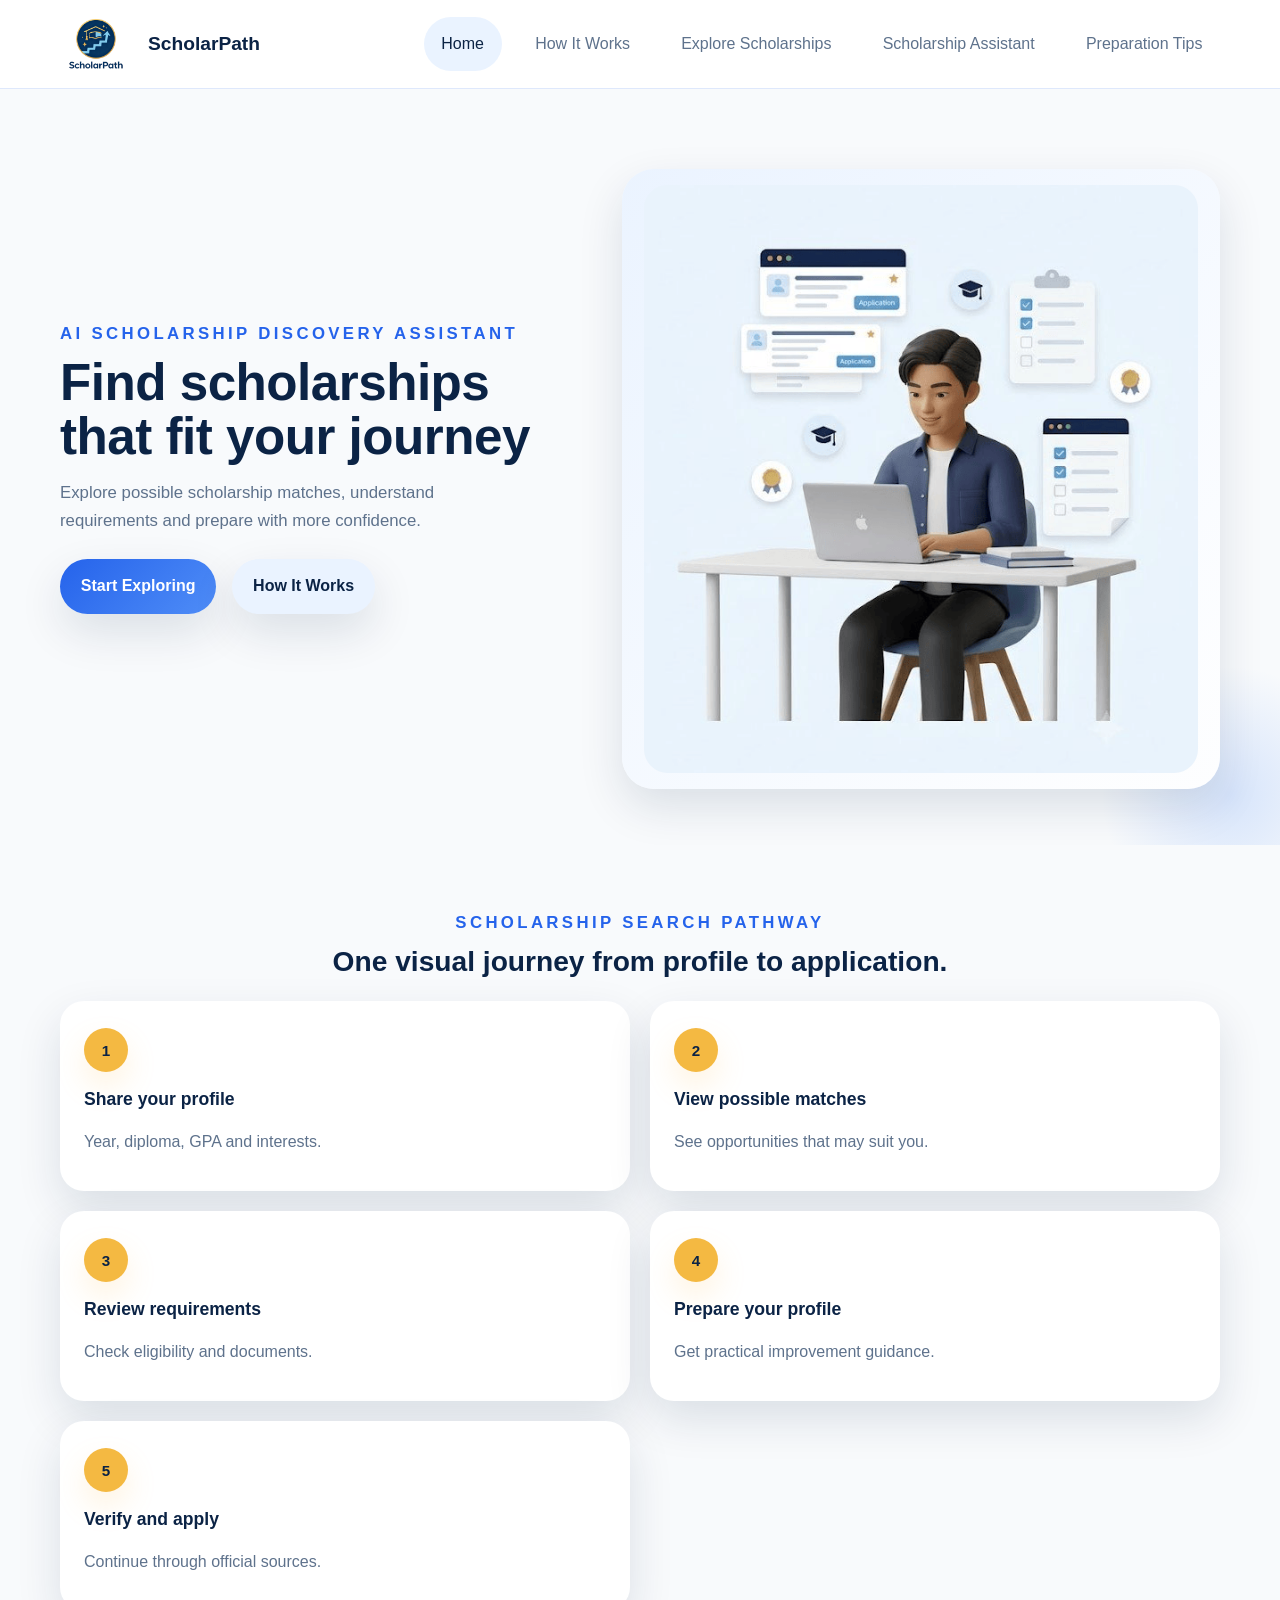
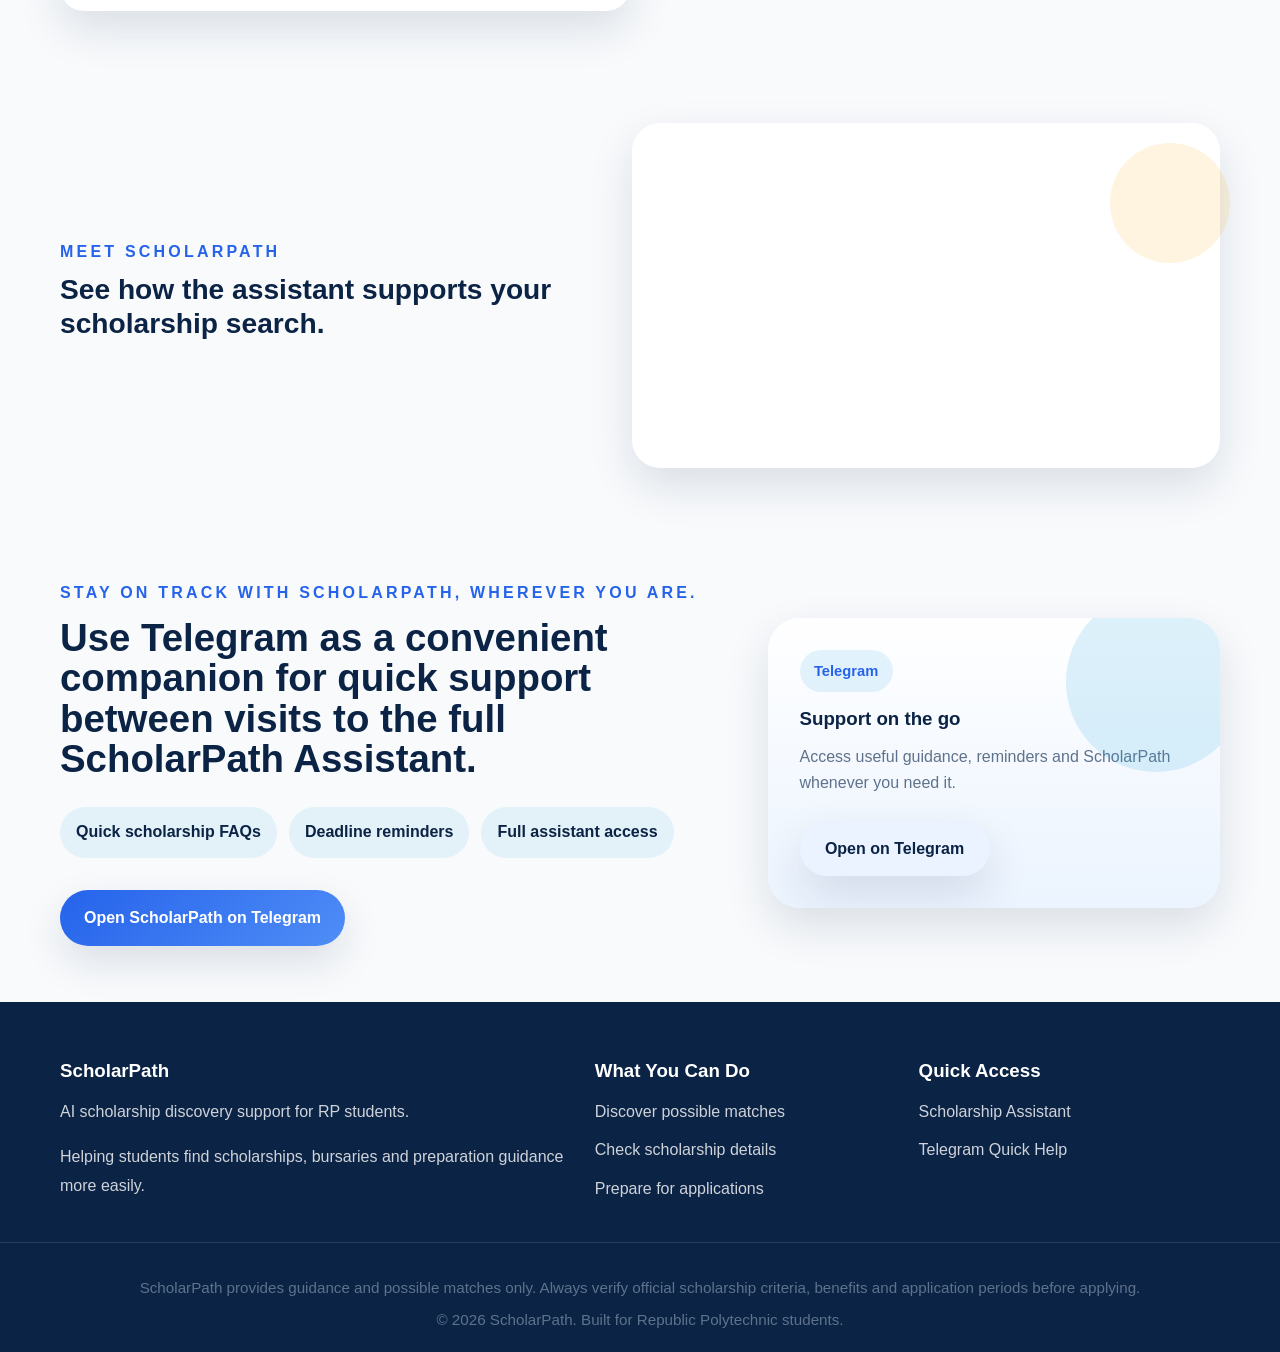
<file: index.html>
<!DOCTYPE html>
<html lang="en">
  <head>
    <meta charset="UTF-8" />
    <meta name="viewport" content="width=device-width, initial-scale=1.0" />
    <title>ScholarPath | Home</title>
    <meta name="description" content="ScholarPath is an AI scholarship discovery assistant designed for Republic Polytechnic students." />
    <link rel="stylesheet" href="styles.css" />
  </head>
  <body>
    <a class="skip-link" href="#main-content">Skip to content</a>
    <header class="site-header">
      <div class="container nav-bar">
        <a href="index.html" class="brand" aria-label="ScholarPath home">
          <img src="assets/logo.png" alt="ScholarPath logo" />
          <span>ScholarPath</span>
        </a>
        <button class="mobile-nav-toggle" aria-label="Toggle navigation" aria-expanded="false" aria-controls="site-nav">
          <span></span><span></span><span></span>
        </button>
        <nav id="site-nav" class="site-nav" aria-label="Main navigation">
          <a href="index.html" class="active">Home</a>
          <a href="how-it-works.html">How It Works</a>
          <a href="scholarships.html">Explore Scholarships</a>
          <a href="assistant.html">Scholarship Assistant</a>
          <a href="tips.html">Preparation Tips</a>
        </nav>
      </div>
    </header>

    <main id="main-content">
      <section class="hero">
        <div class="container hero-grid">
          <div class="hero-copy reveal">
            <p class="eyebrow">AI SCHOLARSHIP DISCOVERY ASSISTANT</p>
            <h1>Find scholarships that fit your journey</h1>
            <p>Explore possible scholarship matches, understand requirements and prepare with more confidence.</p>
            <div class="hero-actions">
              <a class="btn btn-primary" href="assistant.html">Start Exploring</a>
              <a class="btn btn-secondary" href="how-it-works.html">How It Works</a>
            </div>
          </div>
          <div class="hero-media reveal">
            <div class="hero-image-card">
              <img src="assets/hero-scholarship-student.png" alt="Student exploring scholarship applications with ScholarPath" />

            </div>
          </div>
        </div>
      </section>

      <section class="section journey-section">
        <div class="container">
          <div class="section-heading center reveal">
            <p class="eyebrow">Scholarship Search Pathway</p>
            <h2>One visual journey from profile to application.</h2>
          </div>
          <div class="journey-grid reveal">
            <article class="journey-card">
              <div class="journey-card-badge">1</div>
              <h3>Share your profile</h3>
              <p>Year, diploma, GPA and interests.</p>
            </article>
            <article class="journey-card">
              <div class="journey-card-badge">2</div>
              <h3>View possible matches</h3>
              <p>See opportunities that may suit you.</p>
            </article>
            <article class="journey-card">
              <div class="journey-card-badge">3</div>
              <h3>Review requirements</h3>
              <p>Check eligibility and documents.</p>
            </article>
            <article class="journey-card">
              <div class="journey-card-badge">4</div>
              <h3>Prepare your profile</h3>
              <p>Get practical improvement guidance.</p>
            </article>
            <article class="journey-card">
              <div class="journey-card-badge">5</div>
              <h3>Verify and apply</h3>
              <p>Continue through official sources.</p>
            </article>
          </div>
        </div>
      </section>

      <section class="section assistant-spotlight">
        <div class="container assistant-showcase">
          <div class="assistant-copy reveal">
            <p class="eyebrow">Meet ScholarPath</p>
            <h2>See how the assistant supports your scholarship search.</h2>
          </div>
          <div class="assistant-preview-card large-preview reveal">
            <div class="preview-media">
              <div style="position: relative; overflow: hidden; aspect-ratio: 16/9;">
                <iframe src="https://share.synthesia.io/embeds/videos/86f7e29f-0b97-48db-bf0d-6b867061f6ec" loading="lazy" title="Synthesia video player - ScholarPath Avatar video" allowfullscreen allow="encrypted-media; fullscreen; microphone; screen-wake-lock;" style="position: absolute; width: 100%; height: 100%; top: 0; left: 0; border: none; padding: 0; margin: 0; overflow:hidden;"></iframe>
              </div>
            </div>
            
          </div>
        </div>
      </section>

      <section class="section telegram-promo-section reveal">
        <div class="container telegram-promo-shell">
          <div class="telegram-promo-copy">
            <p class="eyebrow">Stay on track with ScholarPath, wherever you are.</p>
            <h2>Use Telegram as a convenient companion for quick support between visits to the full ScholarPath Assistant.</h2>
            <div class="telegram-features">
              <span>Quick scholarship FAQs</span>
              <span>Deadline reminders</span>
              <span>Full assistant access</span>
            </div>
            <a class="btn btn-primary btn-telegram" href="https://t.me/ScholarPathHelpBot" target="_blank" rel="noopener noreferrer">Open ScholarPath on Telegram</a>
          </div>
          <div class="telegram-promo-panel">
            <div class="telegram-card">
              <div class="telegram-card-badge">Telegram</div>
              <h3>Support on the go</h3>
              <p>Access useful guidance, reminders and ScholarPath whenever you need it.</p>
              <a class="btn btn-secondary btn-telegram-small" href="https://t.me/ScholarPathHelpBot" target="_blank" rel="noopener noreferrer">Open on Telegram</a>
            </div>
          </div>
        </div>
      </section>
    </main>

    <footer class="site-footer">
      <div class="container footer-content">
        <div class="footer-column footer-brand-col">
          <h3>ScholarPath</h3>
          <p>AI scholarship discovery support for RP students.</p>
          <p>Helping students find scholarships, bursaries and preparation guidance more easily.</p>
        </div>
        <div class="footer-column footer-links-col">
          <h3>What You Can Do</h3>
          <ul>
            <li><a href="assistant.html">Discover possible matches</a></li>
            <li><a href="scholarships.html">Check scholarship details</a></li>
            <li><a href="tips.html">Prepare for applications</a></li>
          </ul>
        </div>
        <div class="footer-column footer-access-col">
          <h3>Quick Access</h3>
          <ul>
            <li><a href="assistant.html">Scholarship Assistant</a></li>
            <li><a href="https://t.me/YOUR_BOT_USERNAME" target="_blank" rel="noopener noreferrer">Telegram Quick Help</a></li>
          </ul>
        </div>
      </div>
      <div class="footer-bottom">
        <p>ScholarPath provides guidance and possible matches only. Always verify official scholarship criteria, benefits and application periods before applying.</p>
        <p>© 2026 ScholarPath. Built for Republic Polytechnic students.</p>
      </div>
    </footer>

    <script src="script.js"></script>
  </body>
</html>
</file>
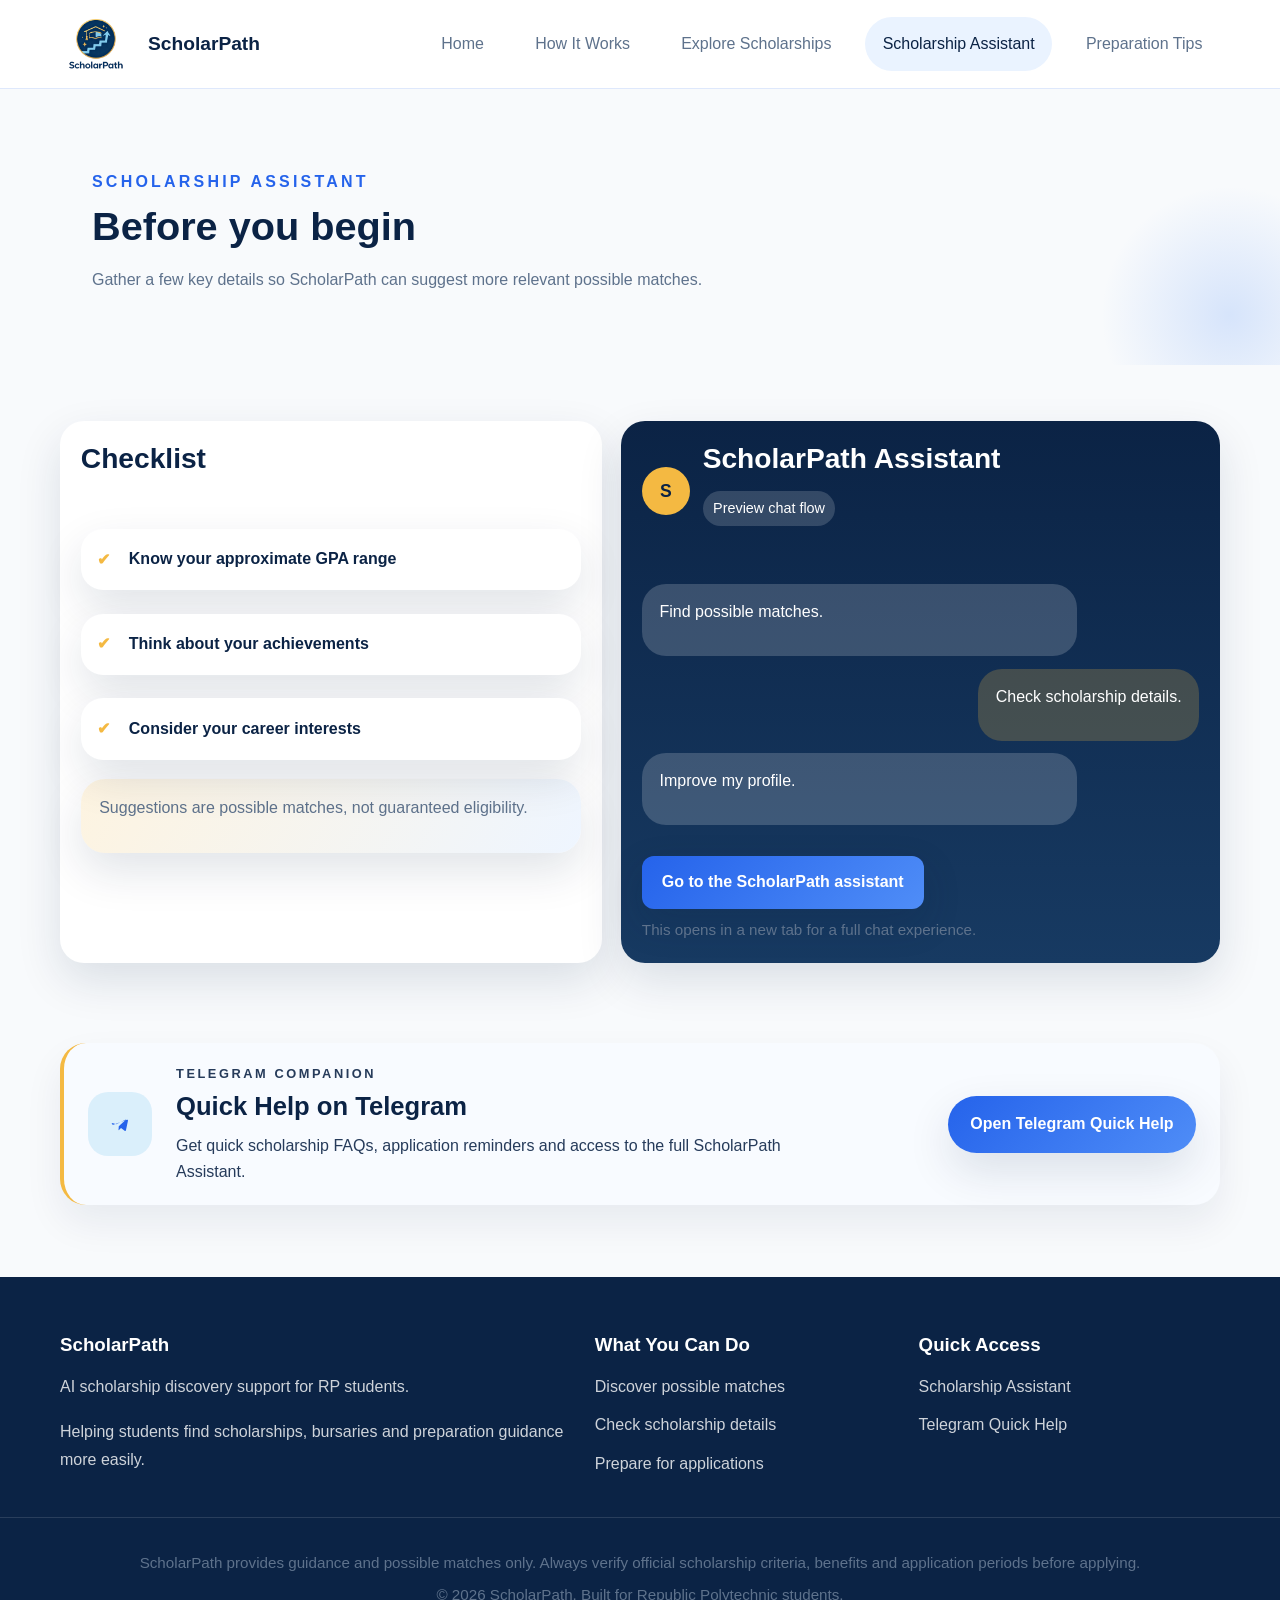
<file: assistant.html>
<!DOCTYPE html>
<html lang="en">
  <head>
    <meta charset="UTF-8" />
    <meta name="viewport" content="width=device-width, initial-scale=1.0" />
    <title>ScholarPath | Scholarship Assistant</title>
    <meta name="description" content="Chat with ScholarPath to discover scholarship opportunities that may match your profile." />
    <link rel="stylesheet" href="styles.css" />
  </head>
  <body>
    <a class="skip-link" href="#main-content">Skip to content</a>
    <header class="site-header">
      <div class="container nav-bar">
        <a href="index.html" class="brand" aria-label="ScholarPath home">
          <img src="assets/logo.png" alt="ScholarPath logo" />
          <span>ScholarPath</span>
        </a>
        <button class="mobile-nav-toggle" aria-label="Toggle navigation" aria-expanded="false" aria-controls="site-nav">
          <span></span><span></span><span></span>
        </button>
        <nav id="site-nav" class="site-nav" aria-label="Main navigation">
          <a href="index.html">Home</a>
          <a href="how-it-works.html">How It Works</a>
          <a href="scholarships.html">Explore Scholarships</a>
          <a href="assistant.html" class="active">Scholarship Assistant</a>
          <a href="tips.html">Preparation Tips</a>
        </nav>
      </div>
    </header>

    <main id="main-content">
      <section class="page-hero">
        <div class="container page-intro reveal">
          <p class="eyebrow">Scholarship Assistant</p>
          <h1>Before you begin</h1>
          <p>Gather a few key details so ScholarPath can suggest more relevant possible matches.</p>
        </div>
      </section>

      <section class="section">
        <div class="container assistant-layout">
          <div class="assistant-guide reveal">
            <div class="section-heading">
              
              <h2>Checklist</h2>
            </div>
            <ul class="checklist-list">
              <li>Know your approximate GPA range</li>
              <li>Think about your achievements</li>
              <li>Consider your career interests</li>
            </ul>
            <div class="notice-card" role="note">
              <p>Suggestions are possible matches, not guaranteed eligibility.</p>
            </div>
          </div>

          <div class="assistant-panel reveal" aria-label="ScholarPath assistant placeholder">
            <div class="assistant-panel-header">
              <div class="assistant-avatar">S</div>
              <div>
                <h2>ScholarPath Assistant</h2>
                <p class="status-pill">Preview chat flow</p>
              </div>
            </div>
            <div class="assistant-placeholder-chat" role="region" aria-label="Assistant preview">
              <div class="chat-bubble incoming">
                <p>Find possible matches.</p>
              </div>
              <div class="chat-bubble outgoing">
                <p>Check scholarship details.</p>
              </div>
              <div class="chat-bubble incoming">
                <p>Improve my profile.</p>
              </div>
            </div>
            <div class="botpress-note">
              <a id="bp-open" class="chat-cta" href="https://cdn.botpress.cloud/webchat/v3.6/shareable.html?configUrl=https://files.bpcontent.cloud/2026/07/04/16/20260704162012-ORRNSP4B.json" target="_blank" rel="noopener noreferrer" aria-label="Open the ScholarPath assistant in a new tab">Go to the ScholarPath assistant</a>
              <p class="small-note">This opens in a new tab for a full chat experience.</p>
            </div>
          </div>
        </div>
      </section>

      <section class="section telegram-strip-section reveal">
        <div class="container telegram-strip">
          <div class="telegram-strip-icon" aria-hidden="true">
            <svg viewBox="0 0 24 24" aria-hidden="true" focusable="false">
              <path d="M3.89 12.97l15.26-5.61c.71-.26 1.37.17 1.18.94l-2.15 10.12c-.17.79-.74 1.02-1.41.63l-3.9-2.87-1.88 1.81c-.21.21-.39.39-.8.39l.29-4.15 7.56-6.87c.33-.3-.07-.47-.52-.18L7.7 12.1l-4.13-1.29c-.9-.28-.92.34-.17.52z"/>
            </svg>
          </div>
          <div class="telegram-strip-copy">
            <p class="eyebrow">TELEGRAM COMPANION</p>
            <h2>Quick Help on Telegram</h2>
            <p>Get quick scholarship FAQs, application reminders and access to the full ScholarPath Assistant.</p>
          </div>
          <div class="telegram-strip-action">
            <a class="btn btn-primary btn-telegram-strip" href="https://t.me/YOUR_BOT_USERNAME" target="_blank" rel="noopener noreferrer">Open Telegram Quick Help</a>
          </div>
        </div>
      </section>
    </main>

    <footer class="site-footer">
      <div class="container footer-content">
        <div class="footer-column footer-brand-col">
          <h3>ScholarPath</h3>
          <p>AI scholarship discovery support for RP students.</p>
          <p>Helping students find scholarships, bursaries and preparation guidance more easily.</p>
        </div>
        <div class="footer-column footer-links-col">
          <h3>What You Can Do</h3>
          <ul>
            <li><a href="assistant.html">Discover possible matches</a></li>
            <li><a href="scholarships.html">Check scholarship details</a></li>
            <li><a href="tips.html">Prepare for applications</a></li>
          </ul>
        </div>
        <div class="footer-column footer-access-col">
          <h3>Quick Access</h3>
          <ul>
            <li><a href="assistant.html">Scholarship Assistant</a></li>
            <li><a href="https://t.me/YOUR_BOT_USERNAME" target="_blank" rel="noopener noreferrer">Telegram Quick Help</a></li>
          </ul>
        </div>
      </div>
      <div class="footer-bottom">
        <p>ScholarPath provides guidance and possible matches only. Always verify official scholarship criteria, benefits and application periods before applying.</p>
        <p>© 2026 ScholarPath. Built for Republic Polytechnic students.</p>
      </div>
    </footer>

    <!-- Insert Botpress Webchat embed scripts here later -->
    <script src="script.js"></script>
    <!-- Botpress chat link is embedded as a CTA in the assistant panel -->
  </body>
</html>
</file>
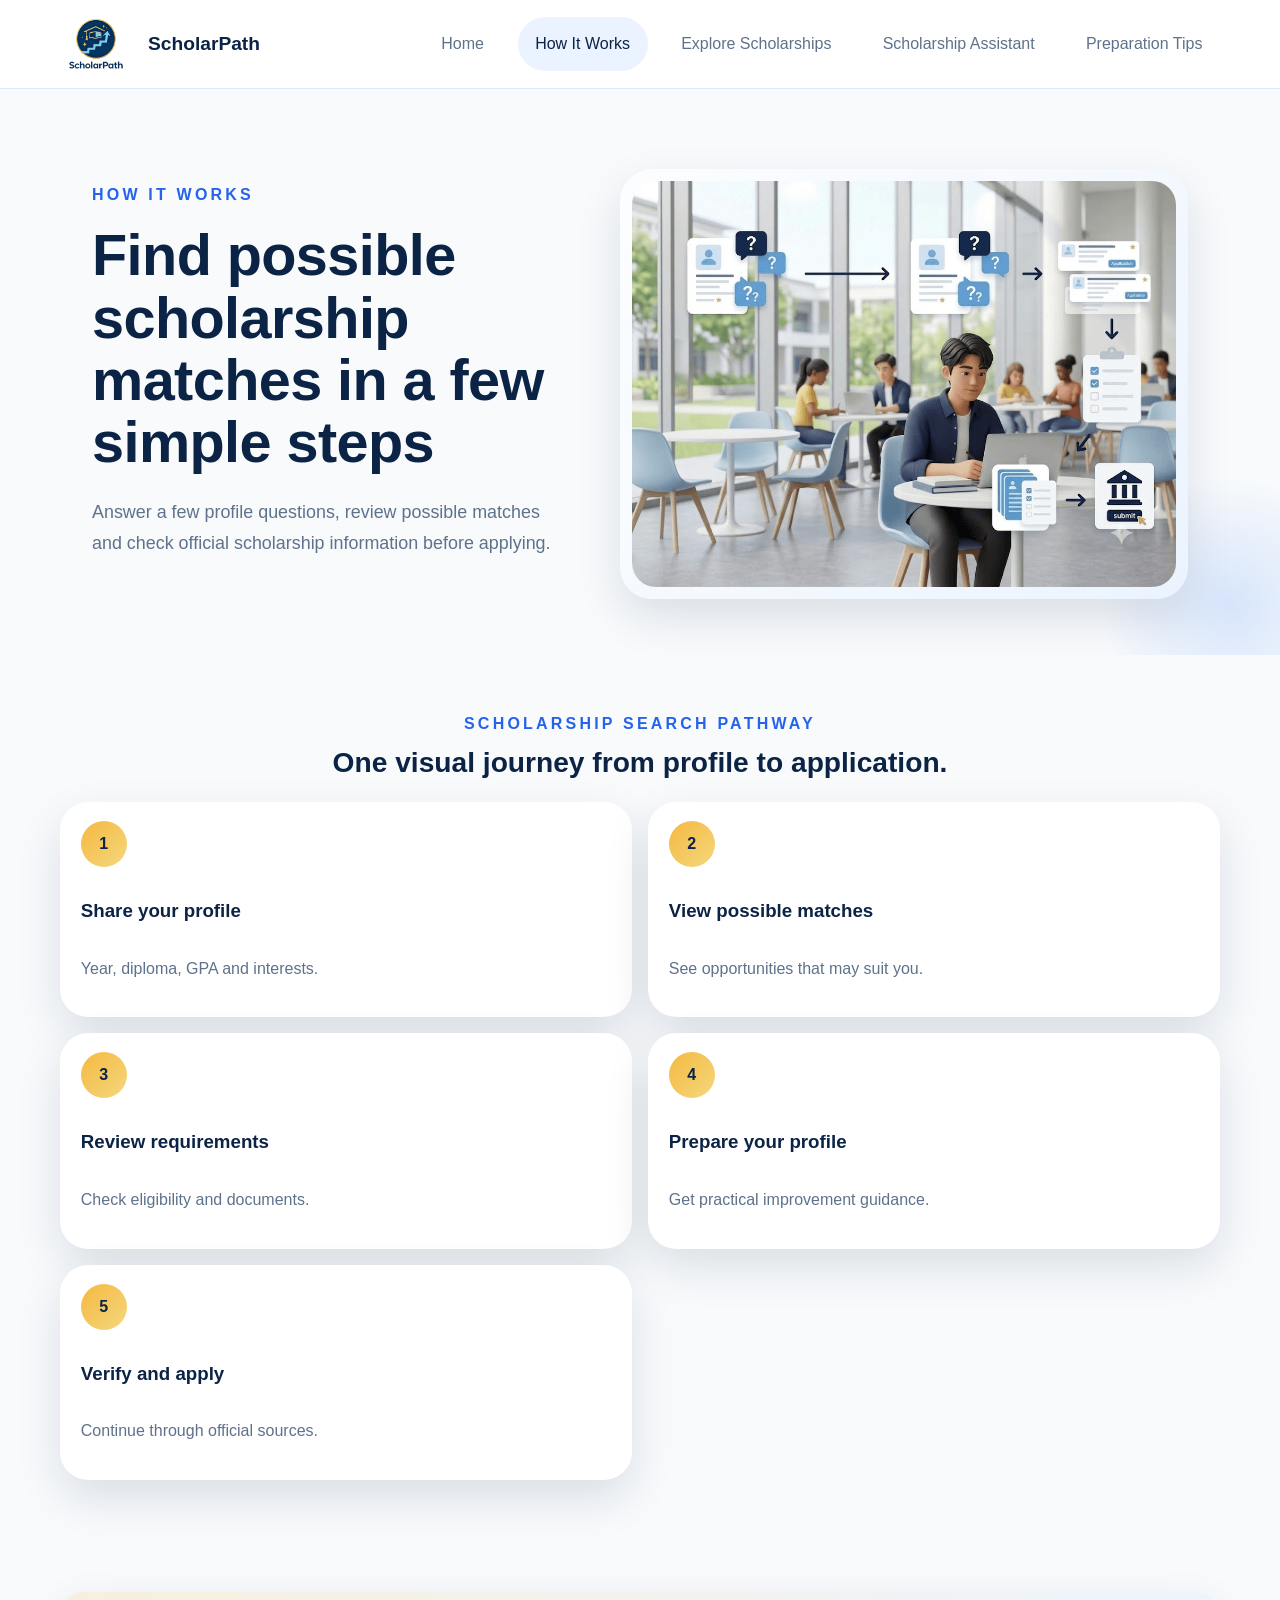
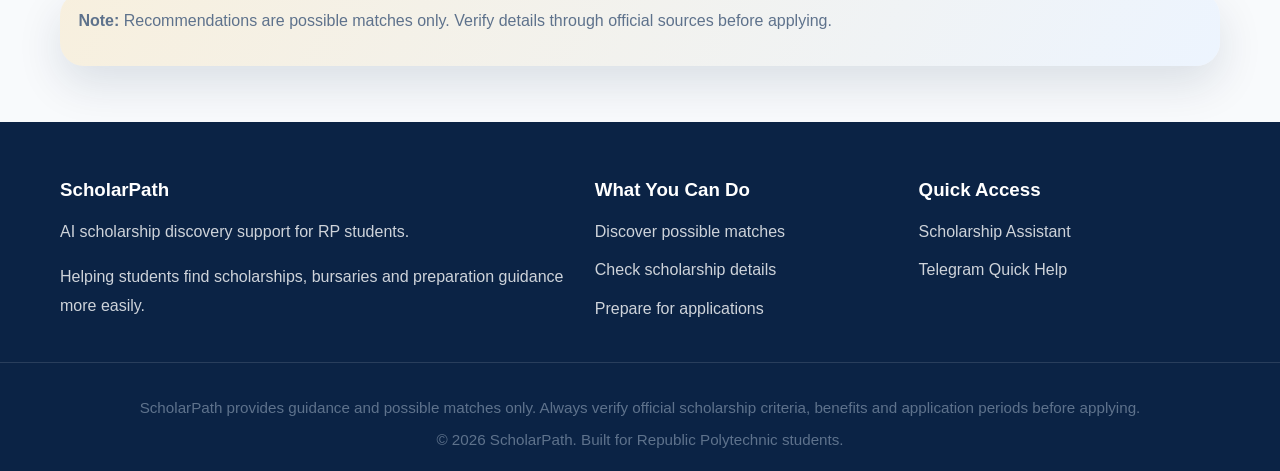
<file: how-it-works.html>
<!DOCTYPE html>
<html lang="en">
  <head>
    <meta charset="UTF-8" />
    <meta name="viewport" content="width=device-width, initial-scale=1.0" />
    <title>ScholarPath | How It Works</title>
    <meta name="description" content="Learn how ScholarPath guides Republic Polytechnic students through scholarship discovery." />
    <link rel="stylesheet" href="styles.css" />
  </head>
  <body>
    <a class="skip-link" href="#main-content">Skip to content</a>
    <header class="site-header">
      <div class="container nav-bar">
        <a href="index.html" class="brand" aria-label="ScholarPath home">
          <img src="assets/logo.png" alt="ScholarPath logo" />
          <span>ScholarPath</span>
        </a>
        <button class="mobile-nav-toggle" aria-label="Toggle navigation" aria-expanded="false" aria-controls="site-nav">
          <span></span><span></span><span></span>
        </button>
        <nav id="site-nav" class="site-nav" aria-label="Main navigation">
          <a href="index.html">Home</a>
          <a href="how-it-works.html" class="active">How It Works</a>
          <a href="scholarships.html">Explore Scholarships</a>
          <a href="assistant.html">Scholarship Assistant</a>
          <a href="tips.html">Preparation Tips</a>
        </nav>
      </div>
    </header>

    <main id="main-content">
      <section class="page-hero">
        <div class="container split-hero reveal">
          <div class="hero-copy reveal">
            <p class="eyebrow">HOW IT WORKS</p>
            <h1>Find possible scholarship matches in a few simple steps</h1>
            <p class="hero-copy-text">
              Answer a few profile questions, review possible matches and check official scholarship information before applying.
            </p>
          </div>
          <div class="page-media">
            <div class="image-frame">
              <img src="assets/how-it-works-student-landscape.png" alt="Student following the ScholarPath scholarship application journey" />
            </div>
          </div>
        </div>
      </section>

      <section class="section pathway-section">
        <div class="container">
          <div class="section-heading center reveal">
            <p class="eyebrow">Scholarship search pathway</p>
            <h2>One visual journey from profile to application.</h2>
          </div>
          <div class="pathway-grid reveal">
            <div class="step-panel">
              <span class="step-number">1</span>
              <h3>Share your profile</h3>
              <p>Year, diploma, GPA and interests.</p>
            </div>
            <div class="step-panel">
              <span class="step-number">2</span>
              <h3>View possible matches</h3>
              <p>See opportunities that may suit you.</p>
            </div>
            <div class="step-panel">
              <span class="step-number">3</span>
              <h3>Review requirements</h3>
              <p>Check eligibility and documents.</p>
            </div>
            <div class="step-panel">
              <span class="step-number">4</span>
              <h3>Prepare your profile</h3>
              <p>Get practical improvement guidance.</p>
            </div>
            <div class="step-panel">
              <span class="step-number">5</span>
              <h3>Verify and apply</h3>
              <p>Continue through official sources.</p>
            </div>
          </div>
        </div>
      </section>

      <section class="section">
        <div class="container">
          <div class="notice-card reveal" role="note">
            <p><strong>Note:</strong> Recommendations are possible matches only. Verify details through official sources before applying.</p>
          </div>
        </div>
      </section>
    </main>

    <footer class="site-footer">
      <div class="container footer-content">
        <div class="footer-column footer-brand-col">
          <h3>ScholarPath</h3>
          <p>AI scholarship discovery support for RP students.</p>
          <p>Helping students find scholarships, bursaries and preparation guidance more easily.</p>
        </div>
        <div class="footer-column footer-links-col">
          <h3>What You Can Do</h3>
          <ul>
            <li><a href="assistant.html">Discover possible matches</a></li>
            <li><a href="scholarships.html">Check scholarship details</a></li>
            <li><a href="tips.html">Prepare for applications</a></li>
          </ul>
        </div>
        <div class="footer-column footer-access-col">
          <h3>Quick Access</h3>
          <ul>
            <li><a href="assistant.html">Scholarship Assistant</a></li>
            <li><a href="https://t.me/YOUR_BOT_USERNAME" target="_blank" rel="noopener noreferrer">Telegram Quick Help</a></li>
          </ul>
        </div>
      </div>
      <div class="footer-bottom">
        <p>ScholarPath provides guidance and possible matches only. Always verify official scholarship criteria, benefits and application periods before applying.</p>
        <p>© 2026 ScholarPath. Built for Republic Polytechnic students.</p>
      </div>
    </footer>

    <script src="script.js"></script>
  </body>
</html>
</file>
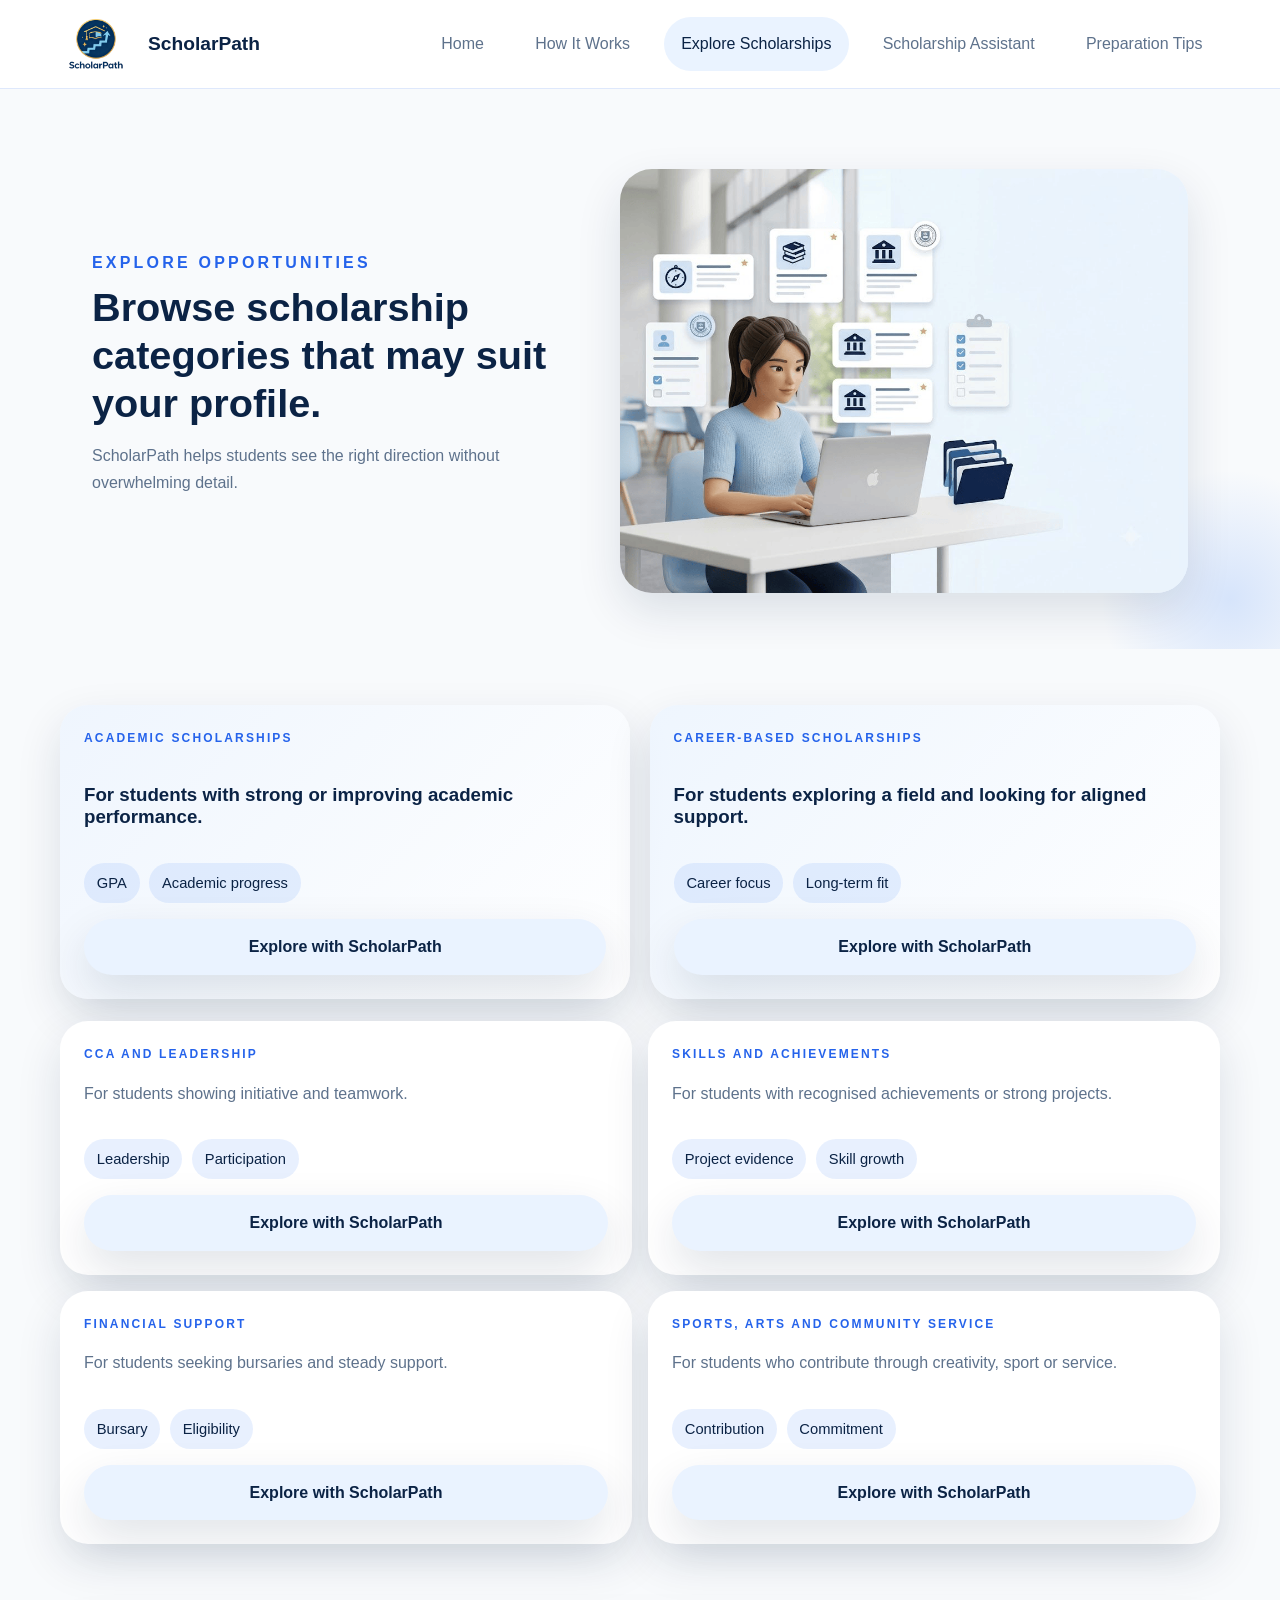
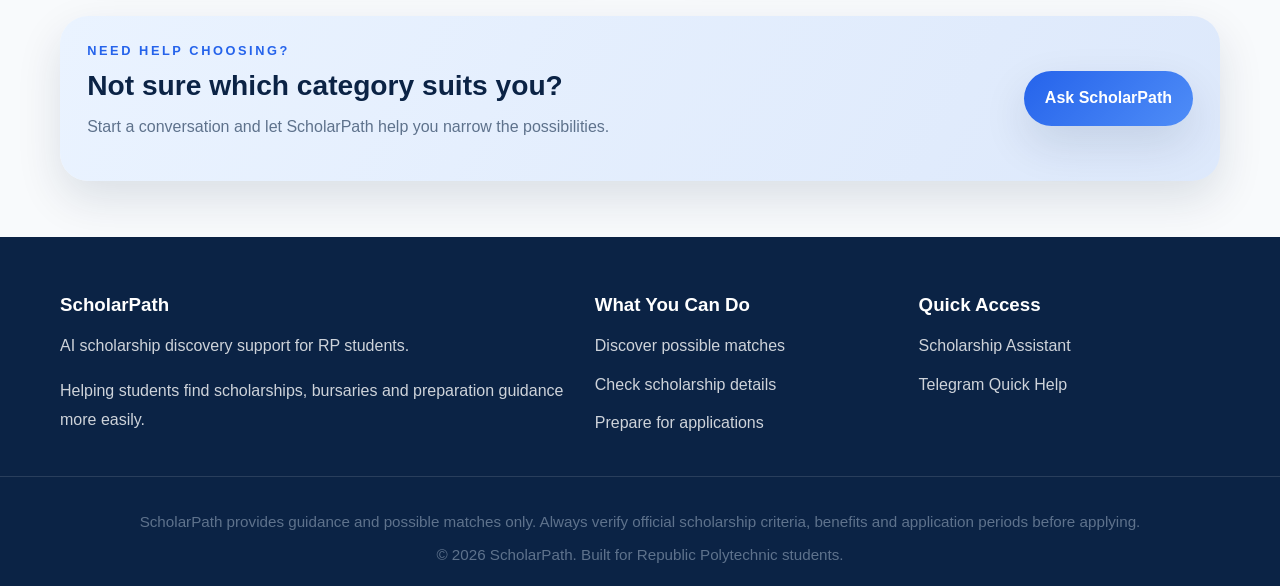
<file: scholarships.html>
<!DOCTYPE html>
<html lang="en">
  <head>
    <meta charset="UTF-8" />
    <meta name="viewport" content="width=device-width, initial-scale=1.0" />
    <title>ScholarPath | Explore Scholarships</title>
    <meta name="description" content="Explore scholarship categories relevant to Republic Polytechnic students." />
    <link rel="stylesheet" href="styles.css" />
  </head>
  <body>
    <a class="skip-link" href="#main-content">Skip to content</a>
    <header class="site-header">
      <div class="container nav-bar">
        <a href="index.html" class="brand" aria-label="ScholarPath home">
          <img src="assets/logo.png" alt="ScholarPath logo" />
          <span>ScholarPath</span>
        </a>
        <button class="mobile-nav-toggle" aria-label="Toggle navigation" aria-expanded="false" aria-controls="site-nav">
          <span></span><span></span><span></span>
        </button>
        <nav id="site-nav" class="site-nav" aria-label="Main navigation">
          <a href="index.html">Home</a>
          <a href="how-it-works.html">How It Works</a>
          <a href="scholarships.html" class="active">Explore Scholarships</a>
          <a href="assistant.html">Scholarship Assistant</a>
          <a href="tips.html">Preparation Tips</a>
        </nav>
      </div>
    </header>

    <main id="main-content">
      <section class="page-hero">
        <div class="container split-hero reveal">
          <div class="page-copy">
            <p class="eyebrow">Explore opportunities</p>
            <h1>Browse scholarship categories that may suit your profile.</h1>
            <p>ScholarPath helps students see the right direction without overwhelming detail.</p>
          </div>
          <div class="page-media">
            <div class="image-frame document-hero">
              <img
                src="assets/explore-scholarships-student.png"
                alt="Student browsing scholarship categories and application information"
                class="explore-hero-image"
              />
            </div>
          </div>
        </div>
      </section>

      <section class="section category-showcase">
        <div class="container category-large-grid reveal">
          <article class="category-card category-large academic-card">
            <div class="card-eyebrow">Academic Scholarships</div>
            <h3>For students with strong or improving academic performance.</h3>
            <div class="tag-row">
              <span class="tag-pill">GPA</span>
              <span class="tag-pill">Academic progress</span>
            </div>
            <a class="btn btn-secondary" href="assistant.html">Explore with ScholarPath</a>
          </article>

          <article class="category-card category-large career-card">
            <div class="card-eyebrow">Career-Based Scholarships</div>
            <h3>For students exploring a field and looking for aligned support.</h3>
            <div class="tag-row">
              <span class="tag-pill">Career focus</span>
              <span class="tag-pill">Long-term fit</span>
            </div>
            <a class="btn btn-secondary" href="assistant.html">Explore with ScholarPath</a>
          </article>
        </div>

        <div class="container category-small-grid reveal">
          <article class="category-card category-small">
            <div class="card-eyebrow">CCA and Leadership</div>
            <p>For students showing initiative and teamwork.</p>
            <div class="tag-row">
              <span class="tag-pill">Leadership</span>
              <span class="tag-pill">Participation</span>
            </div>
            <a class="btn btn-secondary" href="assistant.html">Explore with ScholarPath</a>
          </article>

          <article class="category-card category-small">
            <div class="card-eyebrow">Skills and Achievements</div>
            <p>For students with recognised achievements or strong projects.</p>
            <div class="tag-row">
              <span class="tag-pill">Project evidence</span>
              <span class="tag-pill">Skill growth</span>
            </div>
            <a class="btn btn-secondary" href="assistant.html">Explore with ScholarPath</a>
          </article>

          <article class="category-card category-small">
            <div class="card-eyebrow">Financial Support</div>
            <p>For students seeking bursaries and steady support.</p>
            <div class="tag-row">
              <span class="tag-pill">Bursary</span>
              <span class="tag-pill">Eligibility</span>
            </div>
            <a class="btn btn-secondary" href="assistant.html">Explore with ScholarPath</a>
          </article>

          <article class="category-card category-small">
            <div class="card-eyebrow">Sports, Arts and Community Service</div>
            <p>For students who contribute through creativity, sport or service.</p>
            <div class="tag-row">
              <span class="tag-pill">Contribution</span>
              <span class="tag-pill">Commitment</span>
            </div>
            <a class="btn btn-secondary" href="assistant.html">Explore with ScholarPath</a>
          </article>
        </div>
      </section>

      <section class="section cta-section">
        <div class="container cta-panel reveal">
          <div>
            <p class="eyebrow">Need help choosing?</p>
            <h2>Not sure which category suits you?</h2>
            <p>Start a conversation and let ScholarPath help you narrow the possibilities.</p>
          </div>
          <a class="btn btn-primary" href="assistant.html">Ask ScholarPath</a>
        </div>
      </section>
    </main>

    <footer class="site-footer">
      <div class="container footer-content">
        <div class="footer-column footer-brand-col">
          <h3>ScholarPath</h3>
          <p>AI scholarship discovery support for RP students.</p>
          <p>Helping students find scholarships, bursaries and preparation guidance more easily.</p>
        </div>
        <div class="footer-column footer-links-col">
          <h3>What You Can Do</h3>
          <ul>
            <li><a href="assistant.html">Discover possible matches</a></li>
            <li><a href="scholarships.html">Check scholarship details</a></li>
            <li><a href="tips.html">Prepare for applications</a></li>
          </ul>
        </div>
        <div class="footer-column footer-access-col">
          <h3>Quick Access</h3>
          <ul>
            <li><a href="assistant.html">Scholarship Assistant</a></li>
            <li><a href="https://t.me/YOUR_BOT_USERNAME" target="_blank" rel="noopener noreferrer">Telegram Quick Help</a></li>
          </ul>
        </div>
      </div>
      <div class="footer-bottom">
        <p>ScholarPath provides guidance and possible matches only. Always verify official scholarship criteria, benefits and application periods before applying.</p>
        <p>© 2026 ScholarPath. Built for Republic Polytechnic students.</p>
      </div>
    </footer>

    <script src="script.js"></script>
  </body>
</html>
</file>
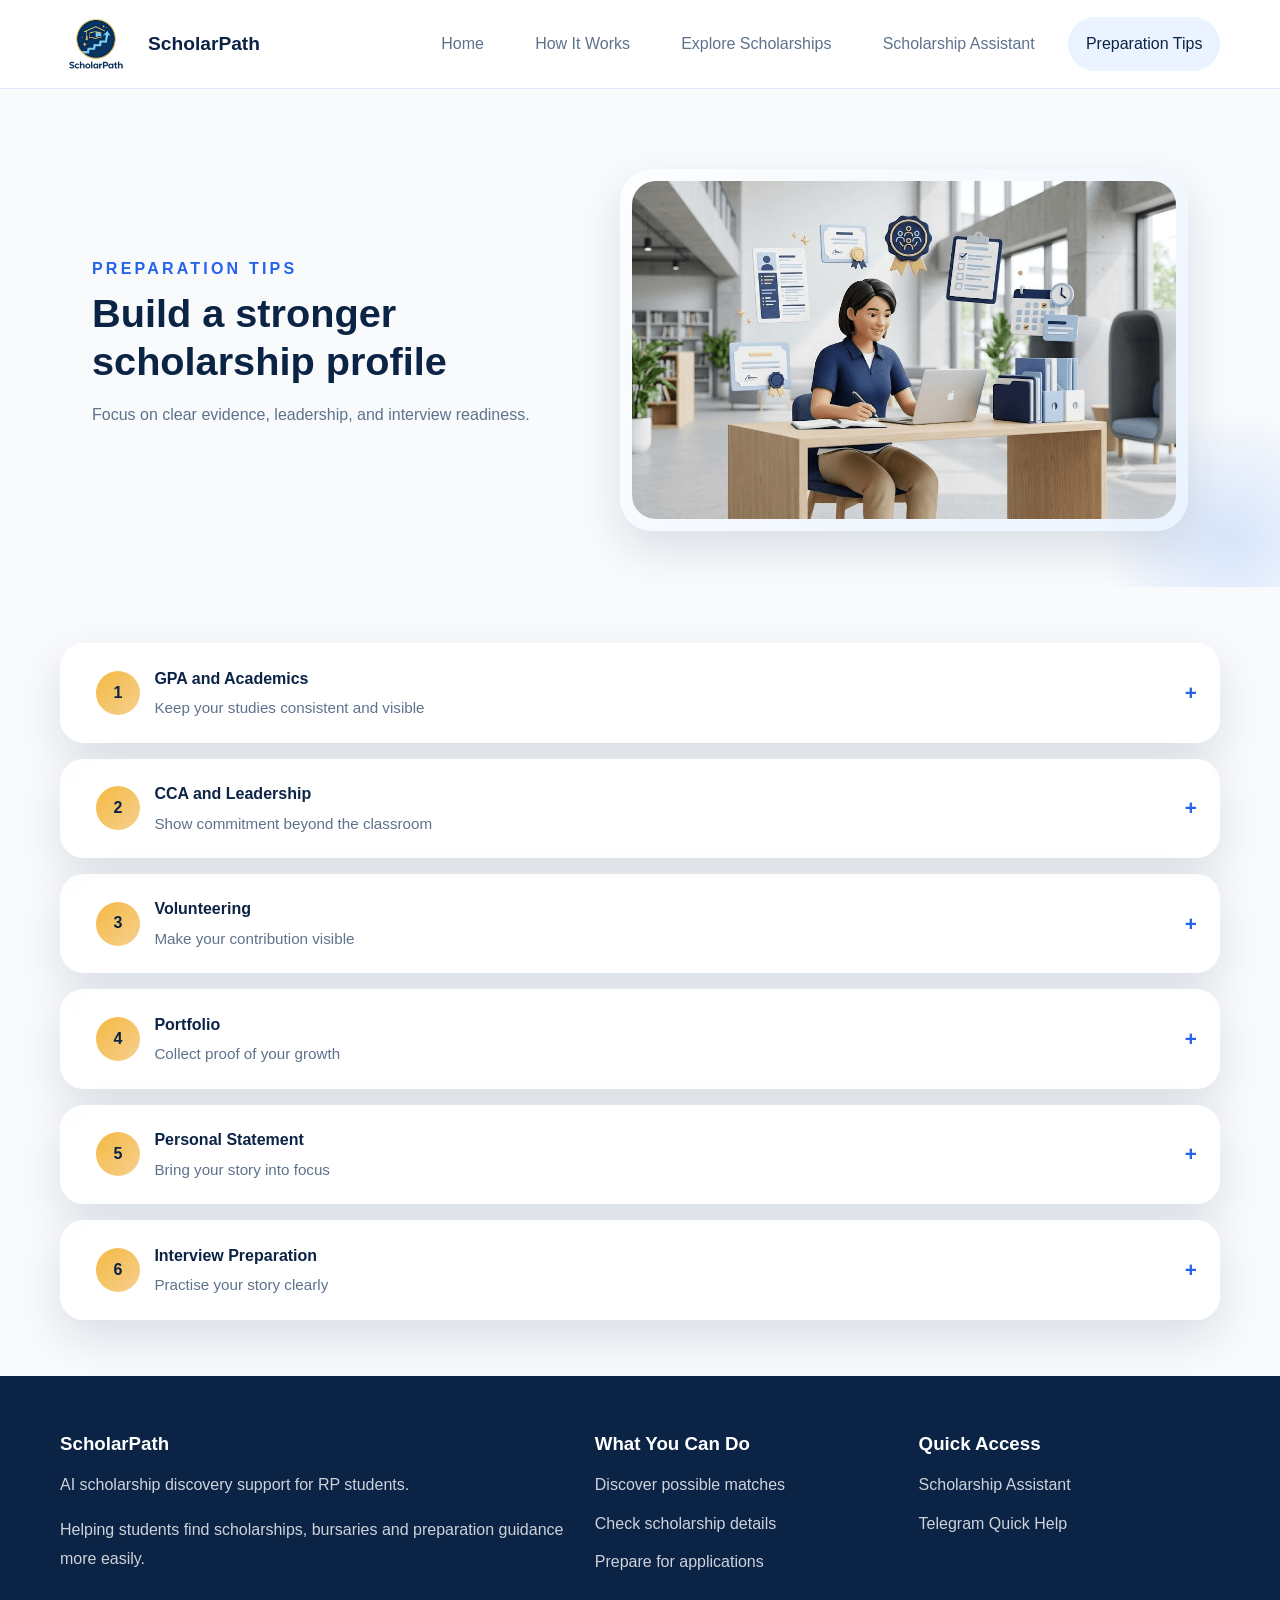
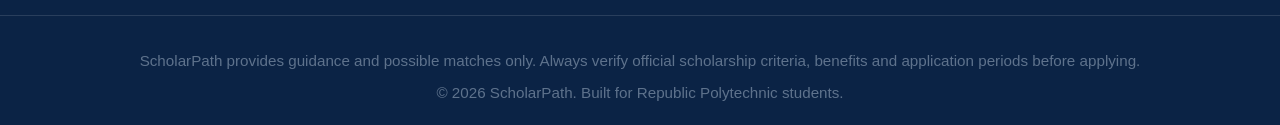
<file: tips.html>
<!DOCTYPE html>
<html lang="en">
  <head>
    <meta charset="UTF-8" />
    <meta name="viewport" content="width=device-width, initial-scale=1.0" />
    <title>ScholarPath | Preparation Tips</title>
    <meta name="description" content="Preparation tips to strengthen your scholarship applications and profile." />
    <link rel="stylesheet" href="styles.css" />
  </head>
  <body>
    <a class="skip-link" href="#main-content">Skip to content</a>
    <header class="site-header">
      <div class="container nav-bar">
        <a href="index.html" class="brand" aria-label="ScholarPath home">
          <img src="assets/logo.png" alt="ScholarPath logo" />
          <span>ScholarPath</span>
        </a>
        <button class="mobile-nav-toggle" aria-label="Toggle navigation" aria-expanded="false" aria-controls="site-nav">
          <span></span><span></span><span></span>
        </button>
        <nav id="site-nav" class="site-nav" aria-label="Main navigation">
          <a href="index.html">Home</a>
          <a href="how-it-works.html">How It Works</a>
          <a href="scholarships.html">Explore Scholarships</a>
          <a href="assistant.html">Scholarship Assistant</a>
          <a href="tips.html" class="active">Preparation Tips</a>
        </nav>
      </div>
    </header>

    <main id="main-content">
      <section class="page-hero">
        <div class="container split-hero reveal">
          <div class="page-copy">
            <p class="eyebrow">Preparation tips</p>
            <h1>Build a stronger scholarship profile</h1>
            <p>Focus on clear evidence, leadership, and interview readiness.</p>
          </div>
          <div class="page-media">
            <div class="image-frame">
              <img src="assets/preparation-tips-student.png" alt="Student preparing scholarship documents, achievements and interview materials" />
            </div>
          </div>
        </div>
      </section>

      <section class="section">
        <div class="container">
          <div class="accordion-stack reveal">
            <article class="tip-card reveal">
              <button class="accordion-trigger" type="button" aria-expanded="false">
                <span class="accordion-number">1</span>
                <span class="accordion-title">
                  <strong>GPA and Academics</strong>
                  <span>Keep your studies consistent and visible</span>
                </span>
                <span class="accordion-indicator" aria-hidden="true">+</span>
              </button>
              <div class="accordion-panel">
                <ul>
                  <li>Review modules early and ask for help before grades slip.</li>
                  <li>Record academic achievements in one easy reference.</li>
                </ul>
                <p class="student-example">Example: Asked for feedback after a test and adjusted study time accordingly.</p>
              </div>
            </article>

            <article class="tip-card reveal">
              <button class="accordion-trigger" type="button" aria-expanded="false">
                <span class="accordion-number">2</span>
                <span class="accordion-title">
                  <strong>CCA and Leadership</strong>
                  <span>Show commitment beyond the classroom</span>
                </span>
                <span class="accordion-indicator" aria-hidden="true">+</span>
              </button>
              <div class="accordion-panel">
                <ul>
                  <li>Choose one activity you can support regularly.</li>
                  <li>Take on an organising role or team responsibility.</li>
                </ul>
                <p class="student-example">Example: Helped plan a club event and kept the timetable on track.</p>
              </div>
            </article>

            <article class="tip-card reveal">
              <button class="accordion-trigger" type="button" aria-expanded="false">
                <span class="accordion-number">3</span>
                <span class="accordion-title">
                  <strong>Volunteering</strong>
                  <span>Make your contribution visible</span>
                </span>
                <span class="accordion-indicator" aria-hidden="true">+</span>
              </button>
              <div class="accordion-panel">
                <ul>
                  <li>Log tasks, hours and outcomes for each activity.</li>
                  <li>Choose community work with a clear purpose.</li>
                </ul>
                <p class="student-example">Example: Volunteered at a school drive and noted the total items collected.</p>
              </div>
            </article>

            <article class="tip-card reveal">
              <button class="accordion-trigger" type="button" aria-expanded="false">
                <span class="accordion-number">4</span>
                <span class="accordion-title">
                  <strong>Portfolio</strong>
                  <span>Collect proof of your growth</span>
                </span>
                <span class="accordion-indicator" aria-hidden="true">+</span>
              </button>
              <div class="accordion-panel">
                <ul>
                  <li>Keep certificates, project notes and samples in one folder.</li>
                  <li>Write a short note for each item explaining your role.</li>
                </ul>
                <p class="student-example">Example: Added a project summary and photo to a single portfolio document.</p>
              </div>
            </article>

            <article class="tip-card reveal">
              <button class="accordion-trigger" type="button" aria-expanded="false">
                <span class="accordion-number">5</span>
                <span class="accordion-title">
                  <strong>Personal Statement</strong>
                  <span>Bring your story into focus</span>
                </span>
                <span class="accordion-indicator" aria-hidden="true">+</span>
              </button>
              <div class="accordion-panel">
                <ul>
                  <li>Write one clear sentence about your goals and strengths.</li>
                  <li>Use one example that shows what you can achieve.</li>
                </ul>
                <p class="student-example">Example: Described a project that taught teamwork and planning skills.</p>
              </div>
            </article>

            <article class="tip-card reveal">
              <button class="accordion-trigger" type="button" aria-expanded="false">
                <span class="accordion-number">6</span>
                <span class="accordion-title">
                  <strong>Interview Preparation</strong>
                  <span>Practise your story clearly</span>
                </span>
                <span class="accordion-indicator" aria-hidden="true">+</span>
              </button>
              <div class="accordion-panel">
                <ul>
                  <li>Prepare a short introduction that includes your strengths.</li>
                  <li>Use one example from CCA, academics or service.</li>
                </ul>
                <p class="student-example">Example: Practised saying “I started by…” in a calm, structured way.</p>
              </div>
            </article>
          </div>
        </div>
      </section>
    </main>

    <footer class="site-footer">
      <div class="container footer-content">
        <div class="footer-column footer-brand-col">
          <h3>ScholarPath</h3>
          <p>AI scholarship discovery support for RP students.</p>
          <p>Helping students find scholarships, bursaries and preparation guidance more easily.</p>
        </div>
        <div class="footer-column footer-links-col">
          <h3>What You Can Do</h3>
          <ul>
            <li><a href="assistant.html">Discover possible matches</a></li>
            <li><a href="scholarships.html">Check scholarship details</a></li>
            <li><a href="tips.html">Prepare for applications</a></li>
          </ul>
        </div>
        <div class="footer-column footer-access-col">
          <h3>Quick Access</h3>
          <ul>
            <li><a href="assistant.html">Scholarship Assistant</a></li>
            <li><a href="https://t.me/YOUR_BOT_USERNAME" target="_blank" rel="noopener noreferrer">Telegram Quick Help</a></li>
          </ul>
        </div>
      </div>
      <div class="footer-bottom">
        <p>ScholarPath provides guidance and possible matches only. Always verify official scholarship criteria, benefits and application periods before applying.</p>
        <p>© 2026 ScholarPath. Built for Republic Polytechnic students.</p>
      </div>
    </footer>

    <script src="script.js"></script>
  </body>
</html>
</file>
<file: styles.css>
:root {
  --navy: #0B2345;
  --blue: #2563EB;
  --secondary-blue: #4F8DF7;
  --light-blue: #EAF3FF;
  --gold: #F4B942;
  --page-bg: #F8FAFC;
  --white: #FFFFFF;
  --text: #17324B;
  --muted: #5E728C;
  --shadow: 0 18px 45px rgba(11, 35, 69, 0.12);
  --radius: 24px;
  --radius-sm: 16px;
  --border: rgba(37, 99, 235, 0.15);
}

* {
  box-sizing: border-box;
}

html {
  scroll-behavior: smooth;
}

body {
  margin: 0;
  font-family: "Segoe UI", Tahoma, Geneva, Verdana, sans-serif;
  line-height: 1.65;
  color: var(--text);
  background: var(--page-bg);
  overflow-x: hidden;
}

img {
  max-width: 100%;
  display: block;
}

a {
  color: inherit;
  text-decoration: none;
}

button,
a {
  font: inherit;
}

button {
  border: none;
  background: none;
  cursor: pointer;
}

:focus-visible {
  outline: 3px solid var(--gold);
  outline-offset: 3px;
}

.skip-link {
  position: absolute;
  left: -999px;
  top: 0;
  background: var(--navy);
  color: var(--white);
  padding: 0.75rem 1rem;
  z-index: 200;
}

.skip-link:focus {
  left: 1rem;
  top: 1rem;
}

.container {
  width: min(1160px, calc(100% - 2rem));
  margin: 0 auto;
}

/* Header and navigation */
.site-header {
  position: sticky;
  top: 0;
  z-index: 100;
  background: rgba(255, 255, 255, 0.96);
  backdrop-filter: blur(10px);
  border-bottom: 1px solid var(--border);
}

.nav-bar {
  display: flex;
  align-items: center;
  justify-content: space-between;
  min-height: 76px;
  gap: 1rem;
}

.brand {
  display: flex;
  align-items: center;
  gap: 0.75rem;
  font-weight: 700;
  font-size: 1.35rem;
  color: var(--navy);
}

.brand img {
  width: 42px;
  height: 42px;
}

.site-nav {
  display: flex;
  gap: 0.5rem;
  align-items: center;
}

.site-nav a {
  padding: 0.6rem 0.9rem;
  border-radius: 999px;
  color: var(--muted);
  transition: all 0.2s ease;
}

.site-nav a:hover,
.site-nav a.active {
  background: var(--light-blue);
  color: var(--navy);
}

.mobile-nav-toggle {
  display: none;
  border: 0;
  background: transparent;
  padding: 0.25rem;
  cursor: pointer;
}

.mobile-nav-toggle span {
  display: block;
  width: 24px;
  height: 2px;
  background: var(--navy);
  margin: 5px 0;
}

/* Buttons */
.btn {
  display: inline-flex;
  align-items: center;
  justify-content: center;
  padding: 0.9rem 1.3rem;
  border-radius: 999px;
  font-weight: 600;
  transition: transform 0.2s ease, box-shadow 0.2s ease, background 0.2s ease;
  box-shadow: var(--shadow);
}

.btn:hover {
  transform: translateY(-2px);
}

.btn-primary {
  background: linear-gradient(135deg, var(--blue), var(--secondary-blue));
  color: var(--white);
}

.btn-secondary {
  background: var(--light-blue);
  color: var(--navy);
}

/* Home page */
.hero,
.page-hero {
  padding: 4.5rem 0 3rem;
  position: relative;
  overflow: hidden;
}

.hero::before,
.page-hero::before {
  content: "";
  position: absolute;
  inset: auto -80px -80px auto;
  width: 260px;
  height: 260px;
  border-radius: 50%;
  background: radial-gradient(circle, rgba(79, 141, 247, 0.2), transparent 70%);
  pointer-events: none;
}

.hero-grid {
  display: grid;
  /* Give more horizontal room to the left (text) column so headings don't wrap too tightly */
  grid-template-columns: 1.4fr 0.6fr;
  gap: 5rem;
  align-items: center;
}

.hero-copy {
  padding-right: 1rem;
  max-width: 720px;
}

.hero-copy h1 {
  line-height: 1.08;
  letter-spacing: -0.01em;
}

.hero-copy p {
  max-width: 700px;
}

.hero-copy h1 {
  font-size: clamp(2.2rem, 4vw, 3.4rem);
  margin: 0 0 1rem;
  line-height: 1.05;
  color: var(--navy);
}

.hero-copy p {
  font-size: 1.05rem;
  max-width: 640px;
}

.hero-actions {
  display: flex;
  flex-wrap: wrap;
  gap: 1rem;
  margin: 1.5rem 0;
}

.hero-flow-icons {
  display: flex;
  flex-wrap: wrap;
  gap: 0.9rem;
  margin: 1.5rem 0;
}

.flow-pill {
  display: inline-flex;
  align-items: center;
  gap: 0.75rem;
  padding: 0.85rem 1rem;
  border-radius: 999px;
  background: rgba(79, 141, 247, 0.14);
  color: var(--navy);
  font-size: 0.95rem;
}

.flow-pill img {
  width: 24px;
  height: 24px;
}

.trust-row {
  display: flex;
  flex-wrap: wrap;
  gap: 0.8rem;
  margin-top: 1.2rem;
}

.trust-pill {
  display: inline-flex;
  align-items: center;
  gap: 0.45rem;
  padding: 0.6rem 0.8rem;
  border-radius: 999px;
  background: rgba(255, 255, 255, 0.85);
  color: var(--navy);
  box-shadow: 0 10px 24px rgba(11, 35, 69, 0.06);
}

.trust-pill svg,
.icon-inline svg,
.icon-circle svg,
.icon-wrap svg,
.category-icon svg {
  width: 18px;
  height: 18px;
  fill: none;
  stroke: currentColor;
  stroke-width: 1.8;
  stroke-linecap: round;
  stroke-linejoin: round;
}

.icon-inline,
.icon-circle {
  display: inline-flex;
  align-items: center;
  justify-content: center;
  color: inherit;
  flex-shrink: 0;
}

.icon-inline {
  width: 1.1rem;
  height: 1.1rem;
}

.icon-circle {
  width: 2.6rem;
  height: 2.6rem;
  border-radius: 999px;
  background: var(--light-blue);
  color: var(--blue);
}

.reveal {
  opacity: 0;
  transform: translateY(18px);
  transition: opacity 0.6s ease, transform 0.6s ease;
}

.reveal.visible {
  opacity: 1;
  transform: translateY(0);
}

.hero-visual {
  display: flex;
  justify-content: center;
}

/* Assistant showcase: place copy on the left and video preview on the right */
.assistant-showcase {
  display: grid;
  grid-template-columns: 1fr minmax(520px, 920px);
  gap: 2.5rem;
  align-items: center;
}

@media (max-width: 900px) {
  .assistant-showcase {
    grid-template-columns: 1fr;
    gap: 1.25rem;
  }

  .assistant-preview-card {
    width: 100%;
  }
}

.assistant-preview-card {
  width: min(100%, 920px);
  padding: 0.8rem;
  border-radius: 28px;
  background: linear-gradient(135deg, var(--navy), var(--blue));
  color: var(--white);
  box-shadow: var(--shadow);
  position: relative;
}

.assistant-preview-card::after {
  content: "";
  position: absolute;
  inset: 20px -10px auto auto;
  width: 120px;
  height: 120px;
  border-radius: 50%;
  background: rgba(244, 185, 66, 0.16);
}

.assistant-preview-header {
  display: flex;
  align-items: center;
  gap: 0.8rem;
  margin-bottom: 1rem;
}

.assistant-avatar {
  width: 48px;
  height: 48px;
  border-radius: 50%;
  background: var(--gold);
  color: var(--navy);
  display: grid;
  place-items: center;
  font-weight: 700;
  font-size: 1.1rem;
}

.assistant-preview-header h2 {
  margin: 0;
  color: var(--white);
  font-size: 1.15rem;
}

.assistant-preview-header p {
  margin: 0;
  color: rgba(255, 255, 255, 0.75);
}

.preview-bubble {
  background: rgba(255, 255, 255, 0.2);
  border: 1px solid rgba(255, 255, 255, 0.2);
  border-radius: 20px;
  padding: 1rem;
  margin-bottom: 1rem;
  line-height: 1.5;
}

.preview-options {
  display: flex;
  flex-wrap: wrap;
  gap: 0.7rem;
}

.preview-options button {
  padding: 0.5rem 0.85rem;
  border-radius: 999px;
  background: rgba(255, 255, 255, 0.16);
  color: var(--white);
}

.summary-section {
  padding-top: 0.5rem;
}

.summary-grid {
  display: grid;
  grid-template-columns: repeat(3, minmax(0, 1fr));
  gap: 1rem;
}

.summary-card {
  background: var(--white);
  border-radius: var(--radius-sm);
  padding: 1.1rem 1.2rem;
  box-shadow: var(--shadow);
  display: flex;
  flex-direction: column;
  gap: 0.2rem;
}

.summary-card strong {
  color: var(--navy);
}

.section {
  padding: 3.5rem 0;
}

.section-alt {
  background: linear-gradient(180deg, rgba(234, 243, 255, 0.65), rgba(248, 250, 252, 0.9));
}

.section-heading {
  margin-bottom: 1.4rem;
}

.section-heading.center {
  text-align: center;
  max-width: 760px;
  margin-inline: auto;
}

.eyebrow {
  text-transform: uppercase;
  letter-spacing: 0.2em;
  font-size: 0.8rem;
  font-weight: 700;
  color: var(--blue);
  margin-bottom: 0.5rem;
}

.journey-section .eyebrow {
  font-size: clamp(1.05rem, 1.2vw, 1.25rem);
}

.assistant-showcase .eyebrow,
.page-hero .eyebrow,
.pathway-section .eyebrow {
  font-size: 1rem;
}

h1,
h2,
h3 {
  color: var(--navy);
  line-height: 1.2;
}

h1 {
  font-size: clamp(2rem, 3.1vw, 2.9rem);
  margin: 0 0 1rem;
}

h2 {
  font-size: clamp(1.5rem, 2.2vw, 2.1rem);
  margin: 0 0 0.7rem;
}

p {
  margin-top: 0;
  color: var(--muted);
}

.card-grid {
  display: grid;
  grid-template-columns: repeat(2, minmax(0, 1fr));
  gap: 1.2rem;
}

.card,
.video-card,
.tip-card,
.category-card,
.assistant-guide,
.assistant-panel,
.process-item,
.notice-card,
.journey-card {
  background: var(--white);
  border-radius: var(--radius);
  box-shadow: var(--shadow);
}

.journey-grid {
  display: grid;
  grid-template-columns: repeat(2, minmax(0, 1fr));
  gap: 1.25rem;
}

.journey-card {
  padding: 1.7rem 1.5rem;
  display: flex;
  flex-direction: column;
  gap: 1rem;
  min-height: 190px;
}

.journey-card-badge {
  width: 44px;
  height: 44px;
  min-width: 44px;
  border-radius: 50%;
  background: var(--gold);
  color: var(--navy);
  font-weight: 800;
  display: grid;
  place-items: center;
  box-shadow: 0 14px 30px rgba(255, 189, 84, 0.18);
  font-size: 0.95rem;
}

.journey-card h3 {
  margin: 0;
  font-size: 1.1rem;
  line-height: 1.35;
}

.journey-card p {
  margin: 0;
  color: var(--muted);
  line-height: 1.8;
}

@media (max-width: 1024px) {
  .journey-grid {
    grid-template-columns: 1fr;
  }
}

@media (max-width: 768px) {
  .journey-card {
    padding: 1.35rem 1.25rem;
  }
}

.card {
  padding: 1.35rem;
  transition: transform 0.2s ease, box-shadow 0.2s ease;
}

.card:hover,
.tip-card:hover,
.category-card:hover {
  transform: translateY(-3px);
  box-shadow: 0 22px 48px rgba(11, 35, 69, 0.16);
}

.feature-card {
  display: flex;
  flex-direction: column;
  gap: 0.7rem;
}

.icon-wrap,
.category-icon {
  width: 44px;
  height: 44px;
  border-radius: 14px;
  display: grid;
  place-items: center;
  background: var(--light-blue);
  color: var(--blue);
}

.intro-video-layout {
  display: grid;
  grid-template-columns: 0.95fr 1.05fr;
  gap: 1.4rem;
  align-items: center;
}

.video-card {
  padding: 1.2rem;
}

.video-placeholder {
  position: relative;
  border-radius: 20px;
  overflow: hidden;
  background: linear-gradient(135deg, var(--light-blue), rgba(79, 141, 247, 0.18));
  padding: 1rem;
  display: grid;
  gap: 0.75rem;
  min-height: 355px;
}

.video-placeholder img {
  border-radius: 18px;
  min-height: 220px;
  object-fit: cover;
}

.play-button {
  position: absolute;
  top: 50%;
  left: 50%;
  transform: translate(-50%, -50%);
  width: 74px;
  height: 74px;
  border-radius: 50%;
  background: rgba(11, 35, 69, 0.9);
  color: var(--white);
  display: grid;
  place-items: center;
  font-size: 1.7rem;
  box-shadow: 0 14px 30px rgba(11, 35, 69, 0.25);
}

.cta-section {
  padding-top: 1rem;
}

.cta-panel {
  display: flex;
  align-items: center;
  justify-content: space-between;
  gap: 1rem;
  padding: 1.5rem 1.7rem;
  border-radius: 28px;
  background: linear-gradient(120deg, var(--light-blue), rgba(79, 141, 247, 0.16));
  box-shadow: var(--shadow);
}

.telegram-promo-section {
  padding: 3.5rem 0;
}

.telegram-promo-shell {
  display: grid;
  grid-template-columns: minmax(0, 1.2fr) minmax(320px, 0.8fr);
  gap: 2rem;
  align-items: center;
}

.telegram-promo-copy {
  max-width: 680px;
}

.telegram-promo-copy .eyebrow {
  font-size: 1rem;
}

.telegram-promo-copy h2 {
  margin-top: 0.75rem;
  max-width: 680px;
  font-size: clamp(2rem, 3vw, 2.8rem);
  line-height: 1.05;
}

.telegram-features {
  display: flex;
  flex-wrap: wrap;
  gap: 0.75rem;
  margin: 1.75rem 0 2rem;
}

.telegram-features span {
  display: inline-flex;
  align-items: center;
  padding: 0.75rem 1rem;
  border-radius: 999px;
  background: rgba(46, 165, 224, 0.1);
  color: var(--navy);
  font-weight: 600;
}

.btn-telegram {
  display: inline-flex;
  align-items: center;
  gap: 0.65rem;
  padding: 0.95rem 1.5rem;
  border-radius: 999px;
  background: linear-gradient(135deg, var(--blue), var(--secondary-blue));
  color: var(--white);
  box-shadow: 0 16px 40px rgba(11, 35, 69, 0.12);
}

.btn-telegram svg,
.btn-telegram-small svg {
  width: 1em;
  height: 1em;
  fill: currentColor;
}

.telegram-promo-panel {
  position: relative;
}

.telegram-card {
  position: relative;
  padding: 2rem;
  border-radius: 32px;
  background: linear-gradient(180deg, rgba(255,255,255,0.98), rgba(234,243,255,0.9));
  box-shadow: var(--shadow);
  overflow: hidden;
}

.telegram-card::before {
  content: "";
  position: absolute;
  top: -26px;
  right: -26px;
  width: 180px;
  height: 180px;
  border-radius: 50%;
  background: rgba(46, 165, 224, 0.16);
}

.telegram-card-badge {
  display: inline-flex;
  align-items: center;
  gap: 0.35rem;
  margin-bottom: 1rem;
  padding: 0.55rem 0.9rem;
  border-radius: 999px;
  background: rgba(46, 165, 224, 0.12);
  color: var(--blue);
  font-size: 0.92rem;
  font-weight: 700;
}

.telegram-card h3 {
  margin: 0 0 0.8rem;
  color: var(--navy);
}

.telegram-card p {
  margin: 0 0 1.6rem;
  color: var(--muted);
  max-width: 520px;
}

.btn-telegram-small {
  display: inline-flex;
  align-items: center;
  justify-content: center;
  gap: 0.55rem;
  padding: 0.85rem 1.25rem;
  border-radius: 999px;
  background: var(--light-blue);
  color: var(--navy);
  min-width: 190px;
}

.telegram-strip-section {
  padding: 1.5rem 0 4.5rem;
}

.telegram-strip {
  display: grid;
  grid-template-columns: auto minmax(0, 1fr) auto;
  gap: 1.5rem;
  align-items: center;
  padding: 1.25rem 1.5rem;
  border-radius: 26px;
  background: #f8fbff;
  box-shadow: 0 18px 38px rgba(11, 35, 69, 0.07);
  border-left: 4px solid var(--gold);
}

.telegram-strip-icon {
  width: 64px;
  height: 64px;
  display: grid;
  place-items: center;
  border-radius: 20px;
  background: rgba(46, 165, 224, 0.15);
  color: var(--blue);
}

.telegram-strip-icon svg {
  width: 1.4rem;
  height: 1.4rem;
  fill: currentColor;
}

.telegram-strip-copy h2 {
  margin: 0.45rem 0 0.65rem;
  color: var(--navy);
  font-size: clamp(1.45rem, 2vw, 1.85rem);
}

.telegram-strip-copy p {
  margin: 0;
  color: rgba(14, 38, 72, 0.9);
  max-width: 640px;
}

.telegram-strip-action {
  justify-self: end;
}

.btn-telegram-strip {
  min-width: 210px;
  padding: 0.95rem 1.4rem;
}

@media (max-width: 1440px) {
  .telegram-promo-shell {
    gap: 1.8rem;
  }
}

@media (max-width: 1024px) {
  .telegram-promo-shell {
    grid-template-columns: 1fr;
  }

  .telegram-promo-panel {
    order: -1;
  }
}

@media (max-width: 768px) {
  .telegram-card {
    padding: 1.6rem;
  }

  .telegram-card::before {
    width: 130px;
    height: 130px;
    top: -18px;
    right: -18px;
  }

  .telegram-strip {
    grid-template-columns: 1fr;
    text-align: center;
    padding: 1.4rem 1.2rem;
  }

  .telegram-strip-icon {
    justify-self: center;
  }

  .telegram-strip-action {
    justify-self: center;
  }

  .btn-telegram-strip {
    width: 100%;
    max-width: 320px;
  }
}

@media (max-width: 575px) {
  .telegram-features {
    flex-direction: column;
    gap: 0.75rem;
  }

  .telegram-card,
  .telegram-access-card {
    border-radius: 24px;
    padding: 1.35rem;
  }

  .btn-telegram,
  .btn-telegram-small {
    width: 100%;
    justify-content: center;
  }
}

/* Timeline */
.timeline-shell {
  position: relative;
  display: grid;
  gap: 1rem;
}

.timeline-item {
  display: grid;
  grid-template-columns: 72px 1fr;
  gap: 1rem;
  align-items: start;
}

.timeline-number {
  width: 56px;
  height: 56px;
  border-radius: 50%;
  display: grid;
  place-items: center;
  background: linear-gradient(135deg, var(--blue), var(--secondary-blue));
  color: var(--white);
  font-weight: 700;
  margin-top: 0.2rem;
  box-shadow: var(--shadow);
}

.timeline-card {
  padding: 1.2rem 1.3rem;
  border-radius: var(--radius);
  background: var(--white);
  box-shadow: var(--shadow);
}

.chip-row,
.prompt-list {
  display: flex;
  flex-wrap: wrap;
  gap: 0.8rem;
}

.chip {
  display: inline-flex;
  align-items: center;
  padding: 0.6rem 0.9rem;
  border-radius: 999px;
  background: rgba(255,255,255,0.9);
  border: 1px solid var(--border);
  color: var(--navy);
}

.process-panel {
  display: grid;
  gap: 1rem;
}

.process-list {
  display: grid;
  gap: 0.9rem;
}

.process-item {
  padding: 1rem 1.15rem;
}

.notice-card {
  padding: 1rem 1.15rem;
  background: linear-gradient(120deg, rgba(244, 185, 66, 0.16), rgba(234, 243, 255, 0.8));
}

/* Scholarship category cards */
.category-nav {
  display: flex;
  flex-wrap: wrap;
  gap: 0.7rem;
  justify-content: center;
  margin-bottom: 1.5rem;
}

.chip-button {
  padding: 0.7rem 1rem;
  border-radius: 999px;
  background: var(--white);
  color: var(--navy);
  box-shadow: 0 10px 25px rgba(11, 35, 69, 0.08);
}

.chip-button:hover,
.chip-button:focus-visible {
  background: var(--light-blue);
}

.category-grid {
  display: grid;
  grid-template-columns: repeat(2, minmax(0, 1fr));
  gap: 1.2rem;
}

.category-card {
  padding: 1.3rem;
  display: flex;
  flex-direction: column;
  gap: 0.9rem;
}

.category-card.academic-card { background: linear-gradient(135deg, rgba(234,243,255,0.65), rgba(255,255,255,0.95)); }
.category-card.leadership-card { background: linear-gradient(135deg, rgba(255,249,233,0.72), rgba(255,255,255,0.95)); }
.category-card.achievements-card { background: linear-gradient(135deg, rgba(239,246,255,0.75), rgba(255,255,255,0.95)); }
.category-card.financial-card { background: linear-gradient(135deg, rgba(240,249,255,0.8), rgba(255,255,255,0.95)); }
.category-card.career-card { background: linear-gradient(135deg, rgba(235,244,255,0.75), rgba(255,255,255,0.95)); }
.category-card.service-card { background: linear-gradient(135deg, rgba(254,249,195,0.5), rgba(255,255,255,0.95)); }

.factors-box {
  background: rgba(255,255,255,0.82);
  border-radius: 16px;
  padding: 0.8rem 0.95rem;
}

.factors-box h4 {
  margin: 0 0 0.5rem;
  color: var(--navy);
}

.factors-box ul {
  margin: 0;
  padding-left: 1.1rem;
  color: var(--muted);
}

/* Assistant page */
.assistant-layout {
  display: grid;
  grid-template-columns: 0.95fr 1.05fr;
  gap: 1.2rem;
}

.assistant-guide,
.assistant-panel {
  padding: 1.3rem;
}

.checklist-list {
  padding-left: 1.2rem;
  margin: 0 0 1.2rem;
  color: var(--muted);
}

.checklist-list li + li {
  margin-top: 0.45rem;
}

.assistant-panel {
  min-height: 70vh;
  display: flex;
  flex-direction: column;
  background: linear-gradient(180deg, var(--navy), #173a62);
  color: var(--white);
}

.assistant-panel-header {
  display: flex;
  align-items: center;
  gap: 0.8rem;
  margin-bottom: 1rem;
}

.assistant-panel .assistant-avatar {
  background: var(--gold);
}

.assistant-panel h2,
.assistant-panel p {
  color: var(--white);
}

.assistant-placeholder-chat {
  flex: 1;
  display: flex;
  flex-direction: column;
  gap: 0.8rem;
  padding: 0.7rem 0;
}

.chat-bubble {
  max-width: 85%;
  padding: 0.8rem 0.95rem;
  border-radius: 18px;
  background: rgba(255,255,255,0.14);
}

.chat-bubble.outgoing {
  align-self: flex-end;
  background: rgba(244, 185, 66, 0.2);
}

.botpress-badge {
  align-self: flex-start;
  padding: 0.55rem 0.8rem;
  border-radius: 999px;
  background: rgba(255,255,255,0.16);
  color: var(--white);
  font-weight: 600;
}

/* Botpress chat widget styles */
.chat-cta {
  display: inline-flex;
  align-items: center;
  justify-content: center;
  gap: 0.6rem;
  background: linear-gradient(135deg, var(--blue), var(--secondary-blue));
  color: var(--white);
  padding: 0.85rem 1.25rem;
  border-radius: 12px;
  box-shadow: 0 14px 36px rgba(11,35,69,0.18);
  font-weight: 700;
  text-decoration: none;
  font-size: 1rem;
}

.chat-iframe-overlay {
  position: fixed;
  inset: 0;
  display: grid;
  place-items: center;
  background: rgba(11,35,69,0.45);
  z-index: 1250;
}

.chat-iframe-shell {
  width: min(92%, 920px);
  max-width: 920px;
  height: min(85vh, 820px);
  background: var(--white);
  border-radius: 14px;
  box-shadow: 0 22px 60px rgba(11,35,69,0.3);
  overflow: hidden;
  position: relative;
}

.chat-iframe-shell iframe {
  width: 100%;
  height: 100%;
  border: 0;
  display: block;
}

.chat-close {
  position: absolute;
  top: 10px;
  right: 10px;
  background: rgba(11,35,69,0.08);
  border: none;
  width: 36px;
  height: 36px;
  border-radius: 8px;
  font-size: 1.05rem;
  cursor: pointer;
}

@media (max-width: 640px) {
  .chat-iframe-shell { width: 100%; height: 78vh; border-radius: 8px; }
  .chat-cta { width: 100%; font-size: 0.98rem; padding: 0.8rem 1rem; border-radius: 10px; }
}

.botpress-note { margin-top: 1.25rem; }
.botpress-note .small-note { margin: 0.5rem 0 0; color: var(--muted); font-size: 0.95rem; }

/* Preparation tips */
.accordion-stack {
  display: grid;
  gap: 1rem;
}

.tip-card {
  padding: 0.2rem 0.2rem 0.2rem 1rem;
}

.accordion-trigger {
  width: 100%;
  display: flex;
  align-items: center;
  gap: 0.9rem;
  padding: 1rem 0;
  text-align: left;
}

.accordion-title {
  display: flex;
  flex-direction: column;
  gap: 0.2rem;
  flex: 1;
}

.accordion-title strong {
  color: var(--navy);
  font-size: 1rem;
}

.accordion-title span {
  color: var(--muted);
  font-size: 0.95rem;
}

.accordion-indicator {
  font-size: 1.3rem;
  color: var(--blue);
  font-weight: 600;
}

.accordion-panel {
  display: none;
  padding: 0 0 1rem 3.4rem;
  color: var(--muted);
}

.tip-card.open .accordion-panel {
  display: block;
}

.tip-card.open .accordion-indicator {
  transform: rotate(45deg);
}

.accordion-panel ul {
  padding-left: 1rem;
  margin: 0 0 0.6rem;
}

.student-example {
  font-style: italic;
  background: var(--light-blue);
  border-radius: 14px;
  padding: 0.8rem 1rem;
  color: var(--navy);
}

.checklist-section {
  margin-top: 2rem;
}

.checklist-grid {
  display: grid;
  grid-template-columns: repeat(2, minmax(0, 1fr));
  gap: 0.8rem;
}

.check-item {
  text-align: left;
  padding: 0.85rem 1rem;
  border-radius: 16px;
  background: var(--white);
  box-shadow: 0 10px 24px rgba(11, 35, 69, 0.06);
  color: var(--navy);
  border: 1px solid rgba(37, 99, 235, 0.12);
}

.check-item.is-checked {
  background: var(--light-blue);
  color: var(--blue);
  text-decoration: line-through;
}

/* Shared editorial layouts */
.hero-media,
.page-media {
  display: flex;
  justify-content: center;
  align-items: center;
}

.hero-media {
  display: grid;
  grid-template-columns: minmax(300px, 1.2fr) minmax(280px, 1fr);
  gap: 2rem;
  align-items: center;
}



.hero-side-illustration img {
  width: 100%;
  max-width: 440px;
  border-radius: 28px;
  box-shadow: var(--shadow);
  background: rgba(255,255,255,0.9);
}

.hero-image-card,
.image-frame {
  position: relative;
  border-radius: 32px;
  overflow: hidden;
  box-shadow: var(--shadow);
  background: linear-gradient(135deg, rgba(234, 243, 255, 0.95), rgba(255,255,255,0.9));
}

.hero-image-card {
  width: min(100%, 760px);
  padding: 1rem 1.4rem;
}

.hero-image-card img,
.image-frame img {
  width: 100%;
  height: 100%;
  object-fit: cover;
  border-radius: 24px;
}

.hero-image-card img {
  min-height: 520px;
}

.hero-orb {
  position: absolute;
  inset: auto auto -40px -40px;
  width: 180px;
  height: 180px;
  border-radius: 50%;
  background: rgba(244, 185, 66, 0.24);
  filter: blur(4px);
}

.floating-card {
  position: absolute;
  display: inline-flex;
  align-items: center;
  gap: 0.5rem;
  padding: 0.7rem 0.9rem;
  background: rgba(255,255,255,0.95);
  color: var(--navy);
  border-radius: 999px;
  box-shadow: 0 16px 28px rgba(11, 35, 69, 0.12);
  font-size: 0.92rem;
  font-weight: 600;
}

.floating-card-top {
  top: 1.2rem;
  left: 1.2rem;
}

.floating-card-bottom {
  right: 1.2rem;
  bottom: 1.2rem;
}

.split-hero {
  display: grid;
   grid-template-columns: 1.5fr 0.5fr;
   gap: 2.4rem;
   align-items: center;
 }

 .split-hero .hero-copy {
   max-width: 740px;
   padding-right: 1rem;
 }

 .split-hero .hero-copy h1 {
   max-width: 720px;
   line-height: 1.05;
 }

.page-hero {
  padding: 88px 0;
}

.page-hero > .container {
  max-width: 1180px;
  padding-left: clamp(20px, 2.5vw, 32px);
  padding-right: clamp(20px, 2.5vw, 32px);
}

.page-hero .split-hero {
  grid-template-columns: minmax(0, 0.9fr) minmax(500px, 1.1fr);
  gap: 64px;
  align-items: center;
}

.page-hero .hero-copy {
  max-width: 620px;
  padding-right: 0;
}

.page-hero .hero-copy h1 {
  font-size: clamp(2.6rem, 4.5vw, 4.5rem);
  line-height: 1.08;
  max-width: 620px;
  margin-top: 16px;
}

.page-hero .hero-copy-text {
  font-size: clamp(1rem, 1.4vw, 1.15rem);
  max-width: 560px;
  margin-top: 24px;
  margin-bottom: 28px;
  color: var(--muted);
  line-height: 1.7;
}

.page-hero .page-media {
  display: flex;
  justify-content: center;
  align-items: center;
  width: 100%;
}

.page-hero .image-frame {
  position: relative;
  width: 100%;
  max-width: 640px;
  border-radius: 32px;
  overflow: hidden;
  background: linear-gradient(135deg, rgba(255, 255, 255, 0.9), rgba(234, 243, 255, 0.95));
  box-shadow: var(--shadow);
  padding: 12px;
}

.page-hero .image-frame::before {
  content: "";
  position: absolute;
  top: -20px;
  left: -20px;
  width: 68%;
  height: 68%;
  border-radius: 38px;
  background: rgba(127, 179, 230, 0.18);
  z-index: -1;
}

.page-hero .image-frame img {
  display: block;
  width: 100%;
  height: 100%;
  object-fit: cover;
  object-position: center;
  border-radius: 24px;
}

.page-media .image-frame.document-hero {
  padding: 0;
}

.page-media .image-frame.document-hero::before {
  display: none;
}

.explore-hero-image {
  width: 100%;
  height: 100%;
  display: block;
  object-fit: cover;
  object-position: 42% center;
}

@media (max-width: 900px) {
  .page-hero .split-hero {
    grid-template-columns: 1fr;
    gap: 3rem;
  }

  .page-hero .hero-copy {
    max-width: 100%;
  }

  .page-hero .image-frame {
    width: 100%;
    max-width: 520px;
    margin: 0 auto;
  }
}

@media (max-width: 580px) {
  .page-hero {
    padding: 72px 0;
  }

  .page-hero > .container {
    padding-left: 20px;
    padding-right: 20px;
  }

  .page-hero .image-frame {
    width: 100%;
    max-width: 100%;
  }

  .explore-hero-image {
    object-position: center;
  }
}
.support-layout {
  display: grid;
  gap: 1.4rem;
}

.split-section {
  grid-template-columns: 0.95fr 1.05fr;
  align-items: start;
}

.benefit-list,
.support-stack {
  display: grid;
  gap: 1rem;
}

.benefit-item,
.support-feature,
.support-card {
  padding: 1.1rem 1.2rem;
  border-radius: var(--radius);
  background: var(--white);
  box-shadow: var(--shadow);
}

.benefit-item {
  display: flex;
  gap: 0.8rem;
  align-items: flex-start;
}

.support-layout {
  grid-template-columns: 0.9fr 1.1fr;
}

.support-feature {
  background: linear-gradient(135deg, rgba(234,243,255,0.84), rgba(255,255,255,0.95));
}

.support-stack {
  grid-template-columns: repeat(2, minmax(0, 1fr));
}

.support-card {
  display: flex;
  flex-direction: column;
  gap: 0.55rem;
}

.assistant-showcase {
  grid-template-columns: 0.95fr 1.05fr;
  align-items: center;
}

.large-preview {
  padding: 1rem;
  background: var(--white);
}

.preview-media {
  position: relative;
  border-radius: 24px;
  overflow: hidden;
  min-height: 310px;
}

.preview-media img {
  width: 100%;
  height: 100%;
  object-fit: cover;
}

.preview-caption {
  padding: 0.95rem 0 0;
}

.status-pill {
  display: inline-flex;
  margin-top: 0.25rem;
  padding: 0.35rem 0.65rem;
  background: rgba(255,255,255,0.16);
  border-radius: 999px;
  font-size: 0.9rem;
}

.choice-row {
  display: flex;
  gap: 0.6rem;
  flex-wrap: wrap;
}

.choice-row button,
.input-preview {
  padding: 0.7rem 0.9rem;
  border-radius: 999px;
  background: rgba(255,255,255,0.15);
  color: var(--white);
  border: 1px solid rgba(255,255,255,0.15);
}

.input-preview {
  margin-top: 0.6rem;
  display: inline-block;
  width: fit-content;
  color: rgba(255,255,255,0.8);
}

.compact-list {
  padding-left: 1.1rem;
  margin-top: 0.8rem;
}

.compact-list li + li {
  margin-top: 0.35rem;
}

.checklist-progress {
  margin: 0.3rem 0 1rem;
  color: var(--blue);
  font-weight: 600;
}

/* Footer */
.site-footer {
  padding: 3.5rem 0 2.5rem;
  background: var(--navy);
  color: var(--white);
}

.footer-content {
  display: grid;
  gap: 2rem;
  grid-template-columns: repeat(3, minmax(0, 1fr));
  align-items: start;
}

.footer-column h3 {
  margin-bottom: 1rem;
  color: var(--white);
}

.footer-column p,
.footer-column li,
.footer-column a {
  color: rgba(255, 255, 255, 0.8);
  line-height: 1.8;
}

.footer-column ul {
  margin: 0;
  padding: 0;
  list-style: none;
  display: grid;
  gap: 0.6rem;
}

.footer-column li {
  margin: 0;
}

.footer-column a {
  text-decoration: none;
}

.footer-column a:hover {
  color: var(--secondary-blue);
}

.footer-bottom {
  display: flex;
  flex-wrap: wrap;
  justify-content: center;
  gap: 0.75rem;
  padding-top: 2rem;
  border-top: 1px solid rgba(255, 255, 255, 0.12);
  color: rgba(255, 255, 255, 0.7);
  text-align: center;
}

.footer-bottom p {
  margin: 0;
}

@media (max-width: 900px) {
  .footer-content {
    grid-template-columns: 1fr;
  }

  .footer-bottom {
    justify-content: center;
    text-align: center;
  }
}

/* Responsive breakpoints */
@media (max-width: 980px) {
  .hero-grid,
  .intro-video-layout,
  .assistant-layout,
  .split-section,
  .assistant-showcase,
  .support-layout,
  .footer-content {
    grid-template-columns: 1fr;
  }

  .summary-grid,
  .card-grid,
  .category-grid,
  .checklist-grid,
  .support-stack {
    grid-template-columns: 1fr 1fr;
  }

  .cta-panel {
    flex-direction: column;
    align-items: flex-start;
  }
}

@media (max-width: 760px) {
  .mobile-nav-toggle {
    display: block;
  }

  .site-nav {
    display: none;
    position: absolute;
    top: 76px;
    left: 1rem;
    right: 1rem;
    background: var(--white);
    border-radius: 16px;
    box-shadow: var(--shadow);
    padding: 0.75rem;
    flex-direction: column;
    align-items: flex-start;
  }

  .site-nav.open {
    display: flex;
  }

  .hero,
  .page-hero {
    padding-top: 3rem;
  }

  .hero-grid,
  .summary-grid,
  .card-grid,
  .category-grid,
  .checklist-grid,
  .support-stack,
  .split-hero {
    grid-template-columns: 1fr;
  }

  .timeline-item {
    grid-template-columns: 1fr;
  }

  .timeline-number {
    margin-bottom: 0.3rem;
  }

  .accordion-panel {
    padding-left: 0.2rem;
  }

  .assistant-panel {
    min-height: 56vh;
  }
}

@media (max-width: 420px) {
  .container {
    width: min(100% - 1rem, 1160px);
  }

  .hero-actions {
    flex-direction: column;
  }

  .floating-card {
    position: static;
    margin-top: 0.75rem;
  }
}

/* ScholarPath visual identity updates */
.nav-bar {
  min-height: 88px;
  gap: 1.2rem;
}

.brand {
  gap: 1rem;
  font-size: 1.2rem;
}

.brand img {
  width: 72px;
  height: 72px;
}

.site-nav {
  gap: 1rem;
}

.site-nav a {
  padding: 0.85rem 1.1rem;
}

.hero,
.page-hero {
  padding: 5rem 0 3.5rem;
}

.hero-grid,
.split-hero {
  display: grid;
  grid-template-columns: minmax(0, 0.9fr) minmax(500px, 1.1fr);
  gap: 56px 72px;
  align-items: center;
}

.hero-media {
  display: flex;
  justify-content: center;
}

.hero-image-card {
  position: relative;
  width: 100%;
  max-width: 620px;
  height: clamp(420px, 58vw, 620px);
  border-radius: 32px;
  overflow: hidden;
  box-shadow: var(--shadow);
  background: linear-gradient(135deg, rgba(234, 243, 255, 0.95), rgba(255,255,255,0.95));
}

.hero-image-card img {
  width: 100%;
  height: 100%;
  object-fit: cover;
  object-position: center;
  display: block;
}

.chat-overlay {
  position: absolute;
  left: 1.1rem;
  bottom: 1.1rem;
  max-width: 320px;
  border-radius: 22px;
  background: rgba(11, 35, 69, 0.9);
  color: var(--white);
  padding: 0.95rem 1rem;
  box-shadow: 0 24px 50px rgba(11, 35, 69, 0.24);
}

.chat-overlay p {
  margin: 0;
  font-weight: 600;
}

.journey-section {
  padding-top: 4rem;
}

.journey-flow {
  display: grid;
  grid-template-columns: repeat(3, minmax(0, 1fr));
  gap: 1.2rem;
  position: relative;
  align-items: stretch;
}

.journey-flow::before {
  content: "";
  position: absolute;
  left: 8%;
  right: 8%;
  top: 50%;
  height: 2px;
  background: linear-gradient(90deg, var(--gold), transparent 40%, var(--blue));
  transform: translateY(-50%);
  z-index: 0;
}

.journey-step {
  position: relative;
  padding: 2rem 1.4rem 1.4rem;
  background: var(--white);
  border-radius: var(--radius);
  box-shadow: var(--shadow);
  z-index: 1;
  display: flex;
  flex-direction: column;
  gap: 1rem;
}

.journey-step:nth-child(1) {
  align-self: start;
}

.journey-step:nth-child(3) {
  align-self: end;
}

.journey-number {
  width: 44px;
  height: 44px;
  border-radius: 50%;
  display: grid;
  place-items: center;
  background: linear-gradient(135deg, var(--gold), #f6cf60);
  color: var(--navy);
  font-weight: 700;
}

.journey-highlight {
  background: linear-gradient(180deg, rgba(79, 141, 247, 0.14), rgba(255, 255, 255, 0.96));
}

.page-media .image-frame.document-hero::before {
  display: none;
}

.page-media .image-frame {
  position: relative;
}

.category-large-grid {
  display: grid;
  grid-template-columns: repeat(2, minmax(0, 1fr));
  gap: 1.2rem;
  margin-bottom: 1.4rem;
}

.category-small-grid {
  display: grid;
  grid-template-columns: repeat(2, minmax(0, 1fr));
  gap: 1rem;
}

.category-card {
  padding: 1.5rem;
  border-radius: 28px;
  background: var(--white);
  box-shadow: var(--shadow);
  display: flex;
  flex-direction: column;
  gap: 1rem;
}

.category-large {
  min-height: 280px;
}

.card-eyebrow {
  text-transform: uppercase;
  letter-spacing: 0.18em;
  font-size: 0.75rem;
  font-weight: 700;
  color: var(--blue);
}

.tag-row {
  display: flex;
  flex-wrap: wrap;
  gap: 0.6rem;
}

.tag-pill {
  padding: 0.5rem 0.8rem;
  border-radius: 999px;
  background: rgba(79, 141, 247, 0.13);
  color: var(--navy);
  font-size: 0.92rem;
}

.assistant-guide {
  display: flex;
  flex-direction: column;
  gap: 1.2rem;
}

.checklist-list {
  list-style: none;
  margin: 0;
  padding: 0;
  display: grid;
  gap: 1rem;
}

.checklist-list li {
  position: relative;
  padding: 1.1rem 1.2rem 1.1rem 3rem;
  border-radius: 22px;
  background: var(--white);
  box-shadow: var(--shadow);
  color: var(--navy);
  font-weight: 600;
}

.checklist-list li::before {
  content: "✔";
  position: absolute;
  left: 1rem;
  top: 50%;
  transform: translateY(-50%);
  color: var(--gold);
  font-weight: 700;
}

.assistant-panel {
  min-height: 460px;
}

.assistant-placeholder-chat {
  margin-top: 1rem;
}

.chat-bubble {
  max-width: 78%;
  padding: 1rem 1.1rem;
  border-radius: 24px;
  background: rgba(255, 255, 255, 0.18);
  color: var(--white);
  line-height: 1.5;
}

.pathway-grid {
  display: grid;
  gap: 1rem;
  grid-template-columns: repeat(2, minmax(0, 1fr));
}

.step-panel {
  display: grid;
  gap: 0.9rem;
  padding: 1.2rem 1.3rem;
  border-radius: 28px;
  background: var(--white);
  box-shadow: var(--shadow);
}

.step-number {
  width: 46px;
  height: 46px;
  border-radius: 50%;
  display: grid;
  place-items: center;
  background: linear-gradient(135deg, var(--gold), #f5d77c);
  color: var(--navy);
  font-weight: 700;
}

.profile-chip {
  display: inline-flex;
  padding: 0.65rem 0.95rem;
  border-radius: 999px;
  background: rgba(255, 255, 255, 0.92);
  border: 1px solid rgba(37, 99, 235, 0.14);
  color: var(--navy);
}

.video-card-placeholder {
  position: relative;
  overflow: hidden;
  border-radius: 28px;
  min-height: 310px;
}

.video-card-placeholder img {
  width: 100%;
  height: 100%;
  object-fit: cover;
}

.video-card-placeholder .play-button {
  position: absolute;
  top: 50%;
  left: 50%;
  transform: translate(-50%, -50%);
}

.chat-bubble.outgoing {
  align-self: flex-end;
  background: rgba(244, 185, 66, 0.22);
}

.botpress-note {
  margin-top: 1.2rem;
  color: rgba(255, 255, 255, 0.85);
  font-size: 0.95rem;
}

.accordion-number {
  width: 44px;
  height: 44px;
  border-radius: 50%;
  display: grid;
  place-items: center;
  background: linear-gradient(135deg, var(--gold), #f6d08f);
  color: var(--navy);
  font-weight: 700;
}

.tip-card {
  background: rgba(255, 255, 255, 0.94);
}

.accordion-trigger {
  width: 100%;
  padding: 1.2rem 1.25rem;
  border-radius: 26px;
  background: var(--white);
}

.accordion-title strong {
  font-size: 1rem;
}

.accordion-panel {
  padding: 0 0 1rem 3.7rem;
}

.student-example {
  margin: 0.8rem 0 0;
  padding: 0.9rem 1rem;
  background: rgba(234, 243, 255, 0.92);
  border-radius: 18px;
  color: var(--navy);
}

.site-footer {
  padding: 2.4rem 0 1.2rem;
}

.footer-content {
  display: grid;
  gap: 1.4rem;
  grid-template-columns: 1.7fr 1fr 1fr;
}

.footer-bottom {
  grid-column: 1 / -1;
  margin-top: 1.6rem;
  display: flex;
  flex-direction: column;
  gap: 0.45rem;
  /* color: rgba(255, 255, 255, 0.82); */
  color: rgb(94, 114, 140);
  font-size: 0.95rem;
}

@media (max-width: 980px) {
  .hero-grid,
  .split-hero,
  .assistant-layout,
  .pathway-grid,
  .journey-flow,
  .category-large-grid,
  .category-small-grid,
  .footer-content {
    grid-template-columns: 1fr;
  }

  .journey-flow::before {
    display: none;
  }
}

@media (max-width: 760px) {
  .brand img {
    width: 48px;
    height: 48px;
  }

  .nav-bar {
    min-height: 76px;
  }

  .site-nav a {
    padding: 0.75rem 0.95rem;
  }

  .hero,
  .page-hero {
    padding-top: 3rem;
  }

  .checklist-list li::before {
    left: 0.9rem;
  }
}
</file>
